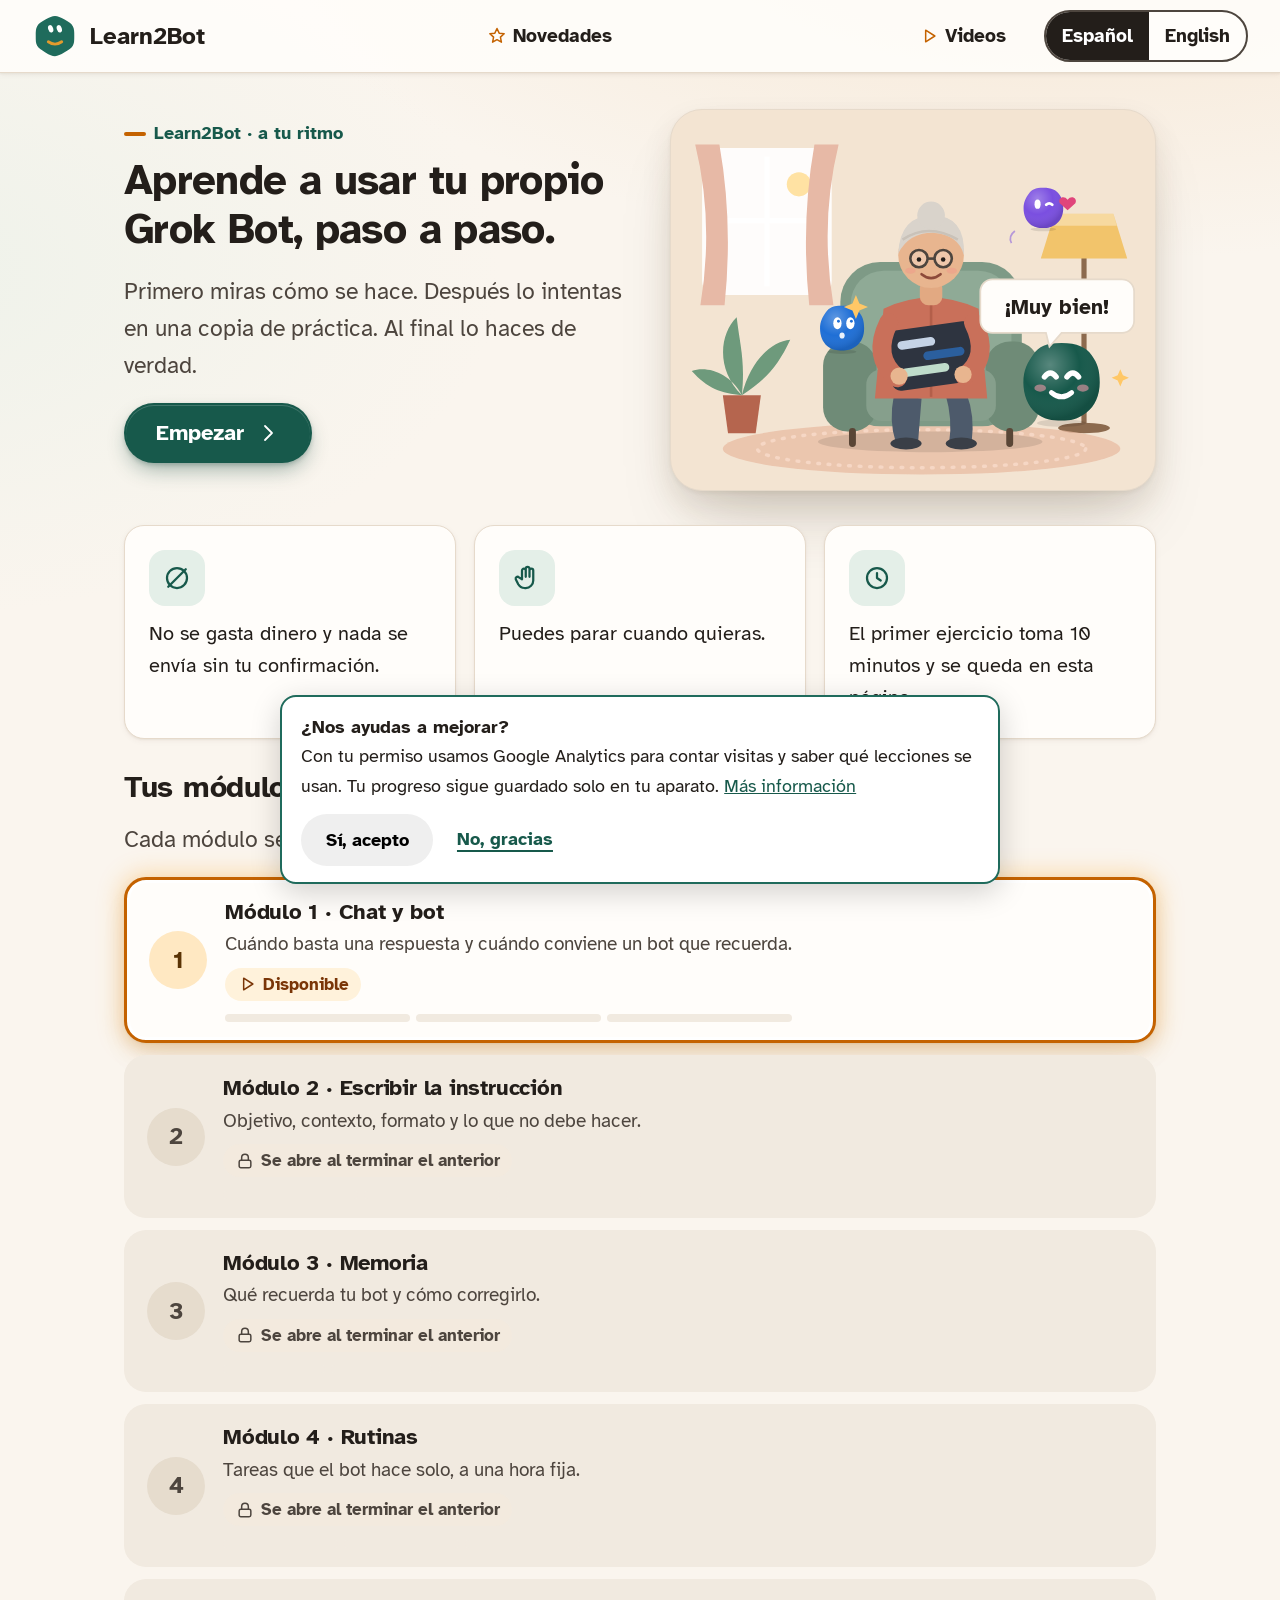
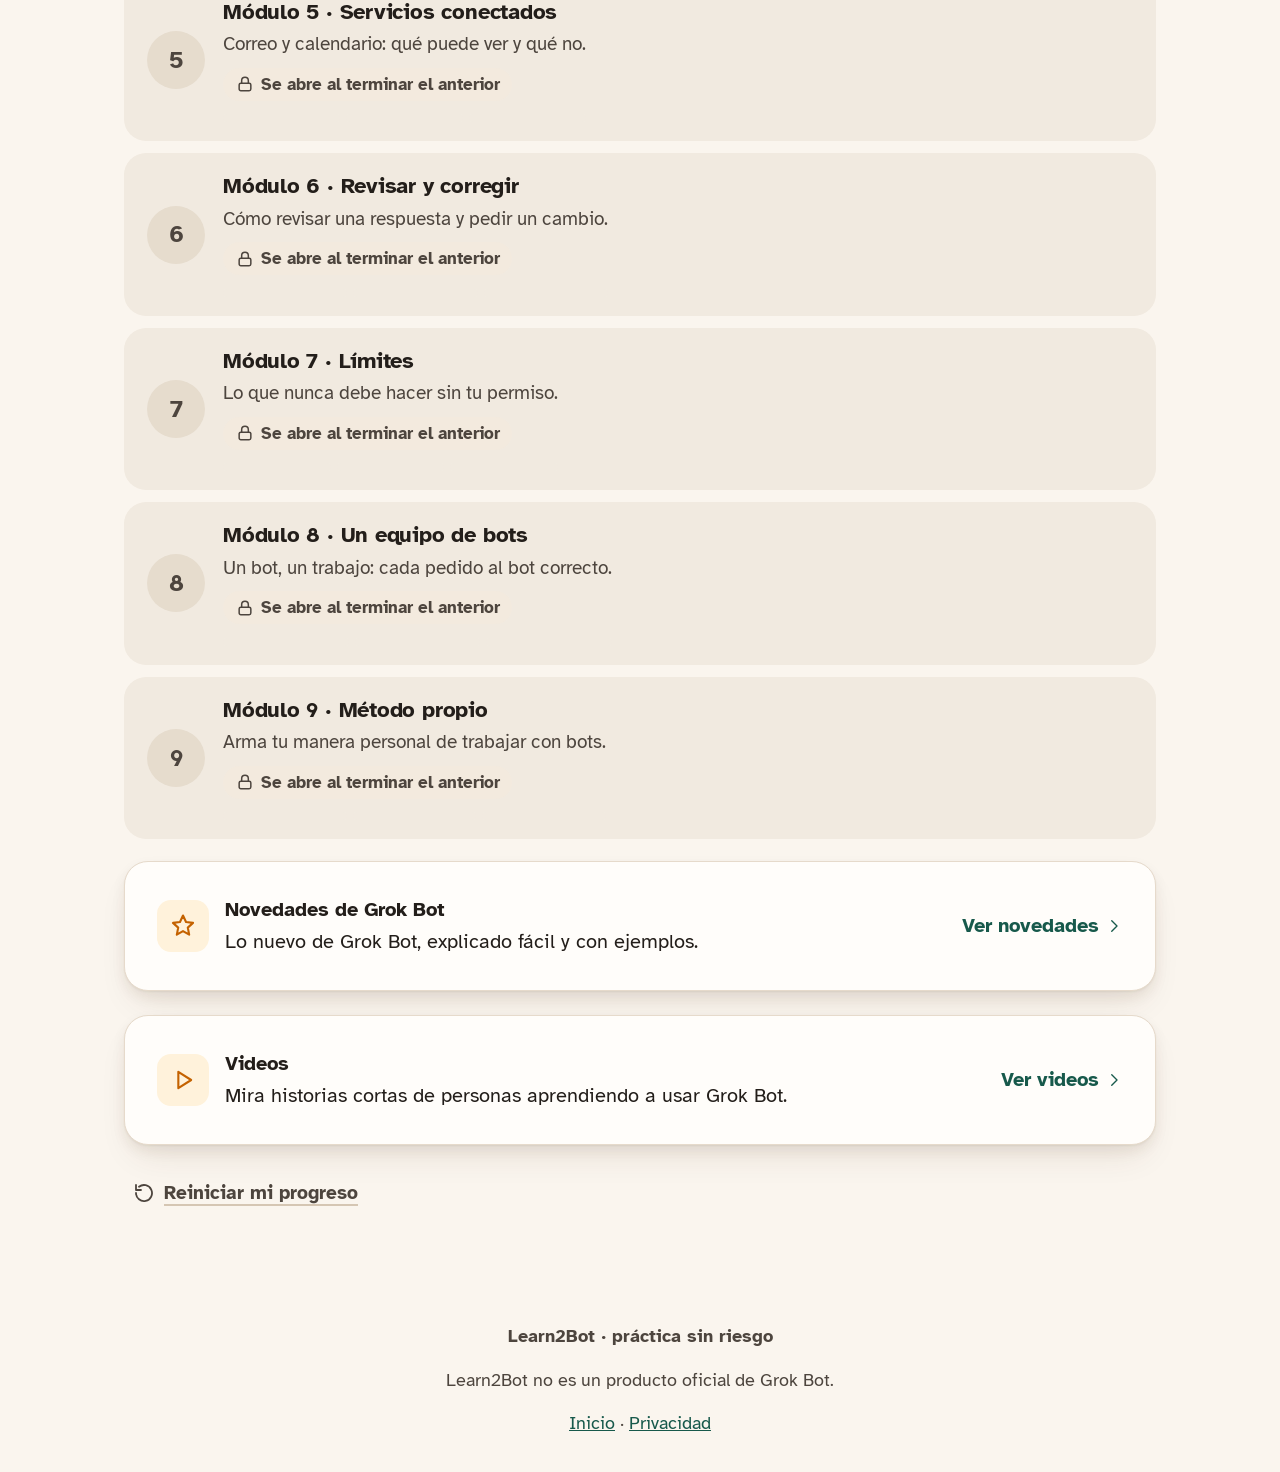
<file: index.html>
<!DOCTYPE html>
<html lang="es"><head><meta charset="utf-8"><meta name="viewport" content="width=device-width,initial-scale=1">
<title>Learn2Bot — Aprende a usar tu propio Grok Bot, paso a paso</title>
<meta name="description" content="Learn2Bot: aprende a usar tu propio Grok Bot, paso a paso, en español e inglés. Practica sin riesgo en un simulador, a tu ritmo.">
<meta name="theme-color" content="#1F6B5C">
<meta property="og:type" content="website"><meta property="og:site_name" content="Learn2Bot">
<meta property="og:title" content="Learn2Bot — Aprende a usar tu propio Grok Bot, paso a paso">
<meta property="og:description" content="Practica sin riesgo, paso a paso, a tu ritmo. Aprende a usar tu propio Grok Bot.">
<meta property="og:image" content="https://learn2bot.com/og-image.png"><meta property="og:image:width" content="1200"><meta property="og:image:height" content="630">
<meta property="og:url" content="https://learn2bot.com/"><meta name="twitter:card" content="summary_large_image">

<link rel="icon" href="favicon.svg" type="image/svg+xml"><link rel="icon" href="favicon-32.png" sizes="32x32" type="image/png"><link rel="apple-touch-icon" href="apple-touch-icon.png">
<link rel="stylesheet" href="assets/style.css"></head>
<body data-page="index"><a class="skip" href="#main">Saltar al contenido</a><header id="top"></header><main id="main" tabindex="-1"></main>
<footer class="foot" id="foot"></footer>
<script src="assets/content.js"></script><script src="assets/app.js"></script><script src="assets/analytics.js" defer></script></body></html>
</file>
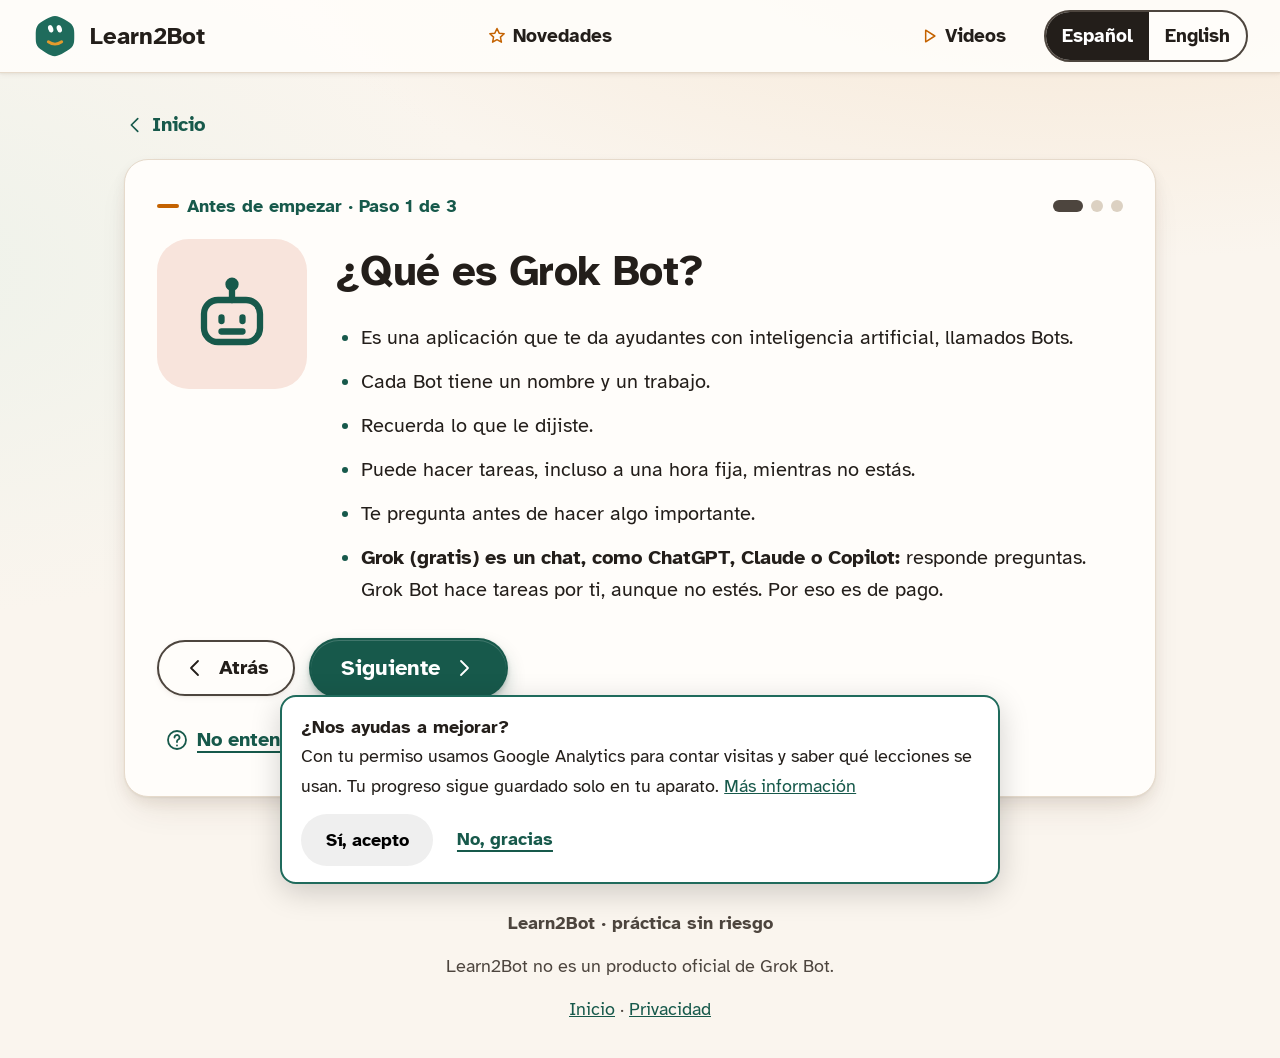
<file: intro.html>
<!DOCTYPE html>
<html lang="es"><head><meta charset="utf-8"><meta name="viewport" content="width=device-width,initial-scale=1">
<title>Learn2Bot — Aprende a usar tu propio Grok Bot, paso a paso</title>
<meta name="description" content="Learn2Bot: aprende a usar tu propio Grok Bot, paso a paso, en español e inglés. Practica sin riesgo en un simulador, a tu ritmo.">
<meta name="theme-color" content="#1F6B5C">
<meta property="og:type" content="website"><meta property="og:site_name" content="Learn2Bot">
<meta property="og:title" content="Learn2Bot — Aprende a usar tu propio Grok Bot, paso a paso">
<meta property="og:description" content="Practica sin riesgo, paso a paso, a tu ritmo. Aprende a usar tu propio Grok Bot.">
<meta property="og:image" content="https://learn2bot.com/og-image.png"><meta property="og:image:width" content="1200"><meta property="og:image:height" content="630">
<meta property="og:url" content="https://learn2bot.com/intro.html"><meta name="twitter:card" content="summary_large_image">

<link rel="icon" href="favicon.svg" type="image/svg+xml"><link rel="icon" href="favicon-32.png" sizes="32x32" type="image/png"><link rel="apple-touch-icon" href="apple-touch-icon.png">
<link rel="stylesheet" href="assets/style.css"></head>
<body data-page="intro"><a class="skip" href="#main">Saltar al contenido</a><header id="top"></header><main id="main" tabindex="-1"></main>
<footer class="foot" id="foot"></footer>
<script src="assets/content.js"></script><script src="assets/app.js"></script><script src="assets/analytics.js" defer></script></body></html>
</file>
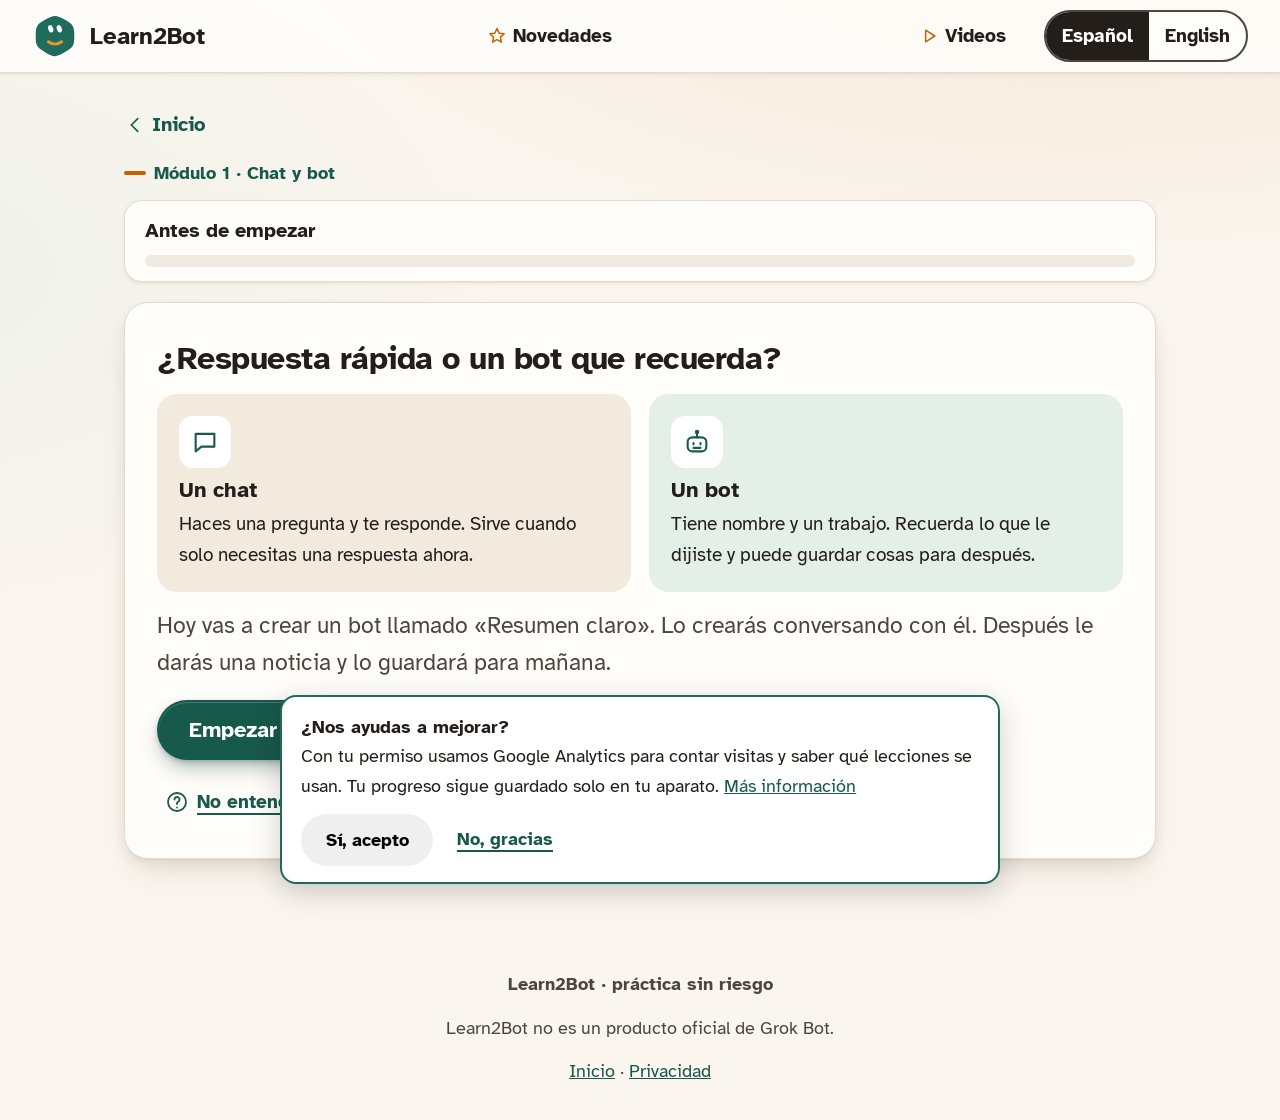
<file: m1.html>
<!DOCTYPE html>
<html lang="es"><head><meta charset="utf-8"><meta name="viewport" content="width=device-width,initial-scale=1">
<title>Learn2Bot — Aprende a usar tu propio Grok Bot, paso a paso</title>
<meta name="description" content="Learn2Bot: aprende a usar tu propio Grok Bot, paso a paso, en español e inglés. Practica sin riesgo en un simulador, a tu ritmo.">
<meta name="theme-color" content="#1F6B5C">
<meta property="og:type" content="website"><meta property="og:site_name" content="Learn2Bot">
<meta property="og:title" content="Learn2Bot — Aprende a usar tu propio Grok Bot, paso a paso">
<meta property="og:description" content="Practica sin riesgo, paso a paso, a tu ritmo. Aprende a usar tu propio Grok Bot.">
<meta property="og:image" content="https://learn2bot.com/og-image.png"><meta property="og:image:width" content="1200"><meta property="og:image:height" content="630">
<meta property="og:url" content="https://learn2bot.com/m1.html"><meta name="twitter:card" content="summary_large_image">

<link rel="icon" href="favicon.svg" type="image/svg+xml"><link rel="icon" href="favicon-32.png" sizes="32x32" type="image/png"><link rel="apple-touch-icon" href="apple-touch-icon.png">
<link rel="stylesheet" href="assets/style.css"></head>
<body data-page="m1"><a class="skip" href="#main">Saltar al contenido</a><header id="top"></header><main id="main" tabindex="-1"></main>
<footer class="foot" id="foot"></footer>
<script src="assets/content.js"></script><script src="assets/app.js"></script><script src="assets/analytics.js" defer></script></body></html>
</file>
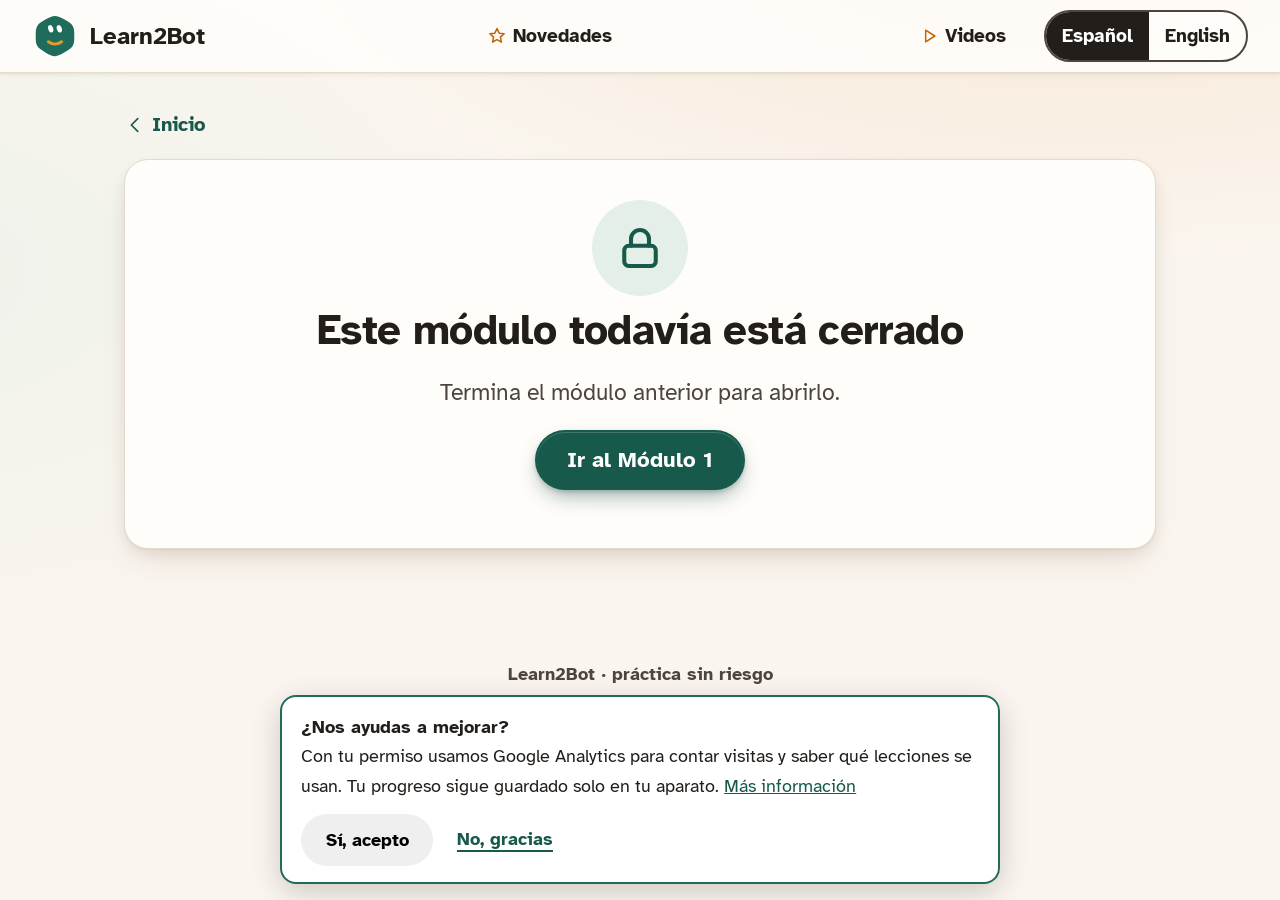
<file: m2.html>
<!DOCTYPE html>
<html lang="es"><head><meta charset="utf-8"><meta name="viewport" content="width=device-width,initial-scale=1">
<title>Learn2Bot — Aprende a usar tu propio Grok Bot, paso a paso</title>
<meta name="description" content="Learn2Bot: aprende a usar tu propio Grok Bot, paso a paso, en español e inglés. Practica sin riesgo en un simulador, a tu ritmo.">
<meta name="theme-color" content="#1F6B5C">
<meta property="og:type" content="website"><meta property="og:site_name" content="Learn2Bot">
<meta property="og:title" content="Learn2Bot — Aprende a usar tu propio Grok Bot, paso a paso">
<meta property="og:description" content="Practica sin riesgo, paso a paso, a tu ritmo. Aprende a usar tu propio Grok Bot.">
<meta property="og:image" content="https://learn2bot.com/og-image.png"><meta property="og:image:width" content="1200"><meta property="og:image:height" content="630">
<meta property="og:url" content="https://learn2bot.com/m2.html"><meta name="twitter:card" content="summary_large_image">

<link rel="icon" href="favicon.svg" type="image/svg+xml"><link rel="icon" href="favicon-32.png" sizes="32x32" type="image/png"><link rel="apple-touch-icon" href="apple-touch-icon.png">
<link rel="stylesheet" href="assets/style.css"></head>
<body data-page="m2"><a class="skip" href="#main">Saltar al contenido</a><header id="top"></header><main id="main" tabindex="-1"></main>
<footer class="foot" id="foot"></footer>
<script src="assets/content.js"></script><script src="assets/app.js"></script><script src="assets/analytics.js" defer></script></body></html>
</file>
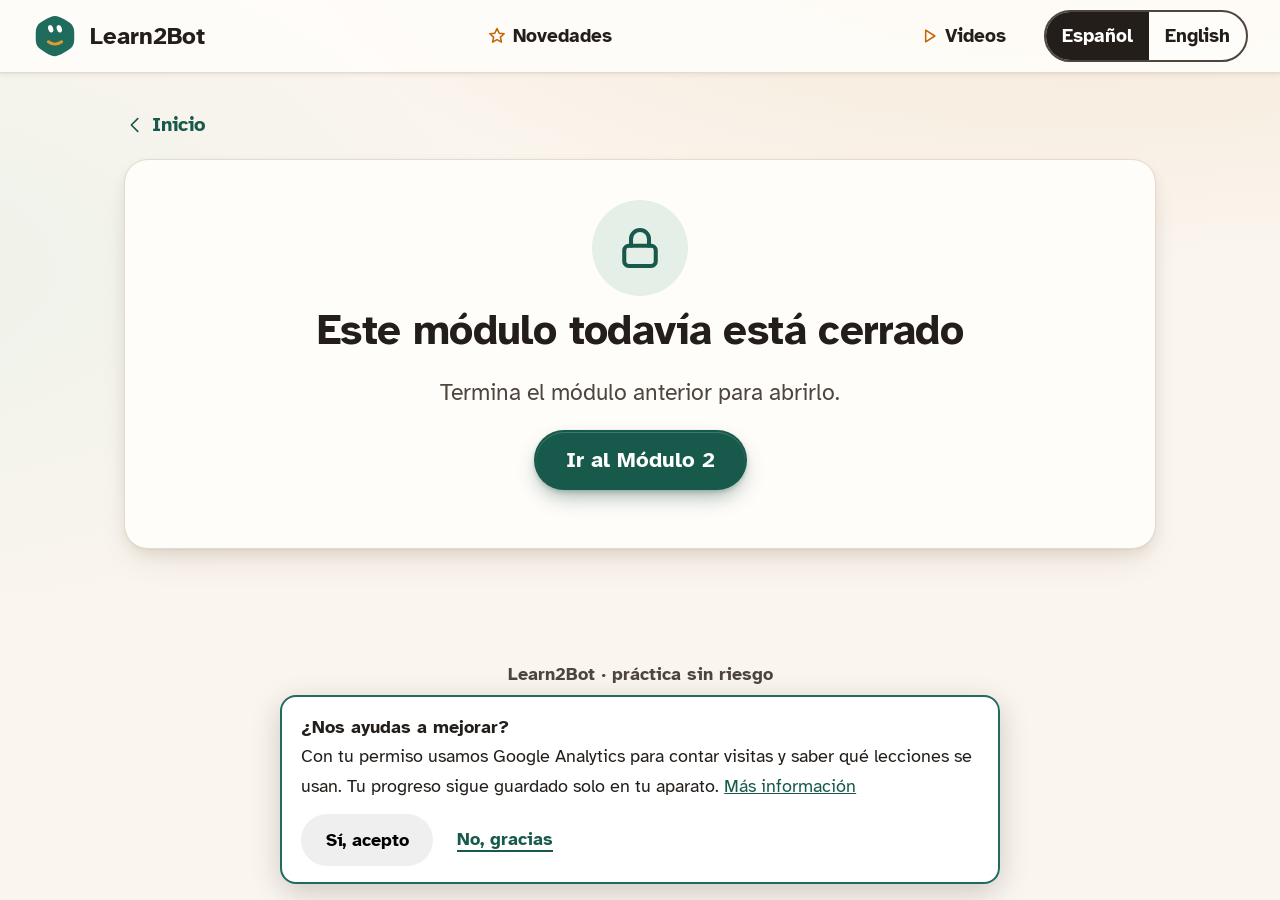
<file: m3.html>
<!DOCTYPE html>
<html lang="es"><head><meta charset="utf-8"><meta name="viewport" content="width=device-width,initial-scale=1">
<title>Learn2Bot — Aprende a usar tu propio Grok Bot, paso a paso</title>
<meta name="description" content="Learn2Bot: aprende a usar tu propio Grok Bot, paso a paso, en español e inglés. Practica sin riesgo en un simulador, a tu ritmo.">
<meta name="theme-color" content="#1F6B5C">
<meta property="og:type" content="website"><meta property="og:site_name" content="Learn2Bot">
<meta property="og:title" content="Learn2Bot — Aprende a usar tu propio Grok Bot, paso a paso">
<meta property="og:description" content="Practica sin riesgo, paso a paso, a tu ritmo. Aprende a usar tu propio Grok Bot.">
<meta property="og:image" content="https://learn2bot.com/og-image.png"><meta property="og:image:width" content="1200"><meta property="og:image:height" content="630">
<meta property="og:url" content="https://learn2bot.com/m3.html"><meta name="twitter:card" content="summary_large_image">

<link rel="icon" href="favicon.svg" type="image/svg+xml"><link rel="icon" href="favicon-32.png" sizes="32x32" type="image/png"><link rel="apple-touch-icon" href="apple-touch-icon.png">
<link rel="stylesheet" href="assets/style.css"></head>
<body data-page="m3"><a class="skip" href="#main">Saltar al contenido</a><header id="top"></header><main id="main" tabindex="-1"></main>
<footer class="foot" id="foot"></footer>
<script src="assets/content.js"></script><script src="assets/app.js"></script><script src="assets/analytics.js" defer></script></body></html>
</file>
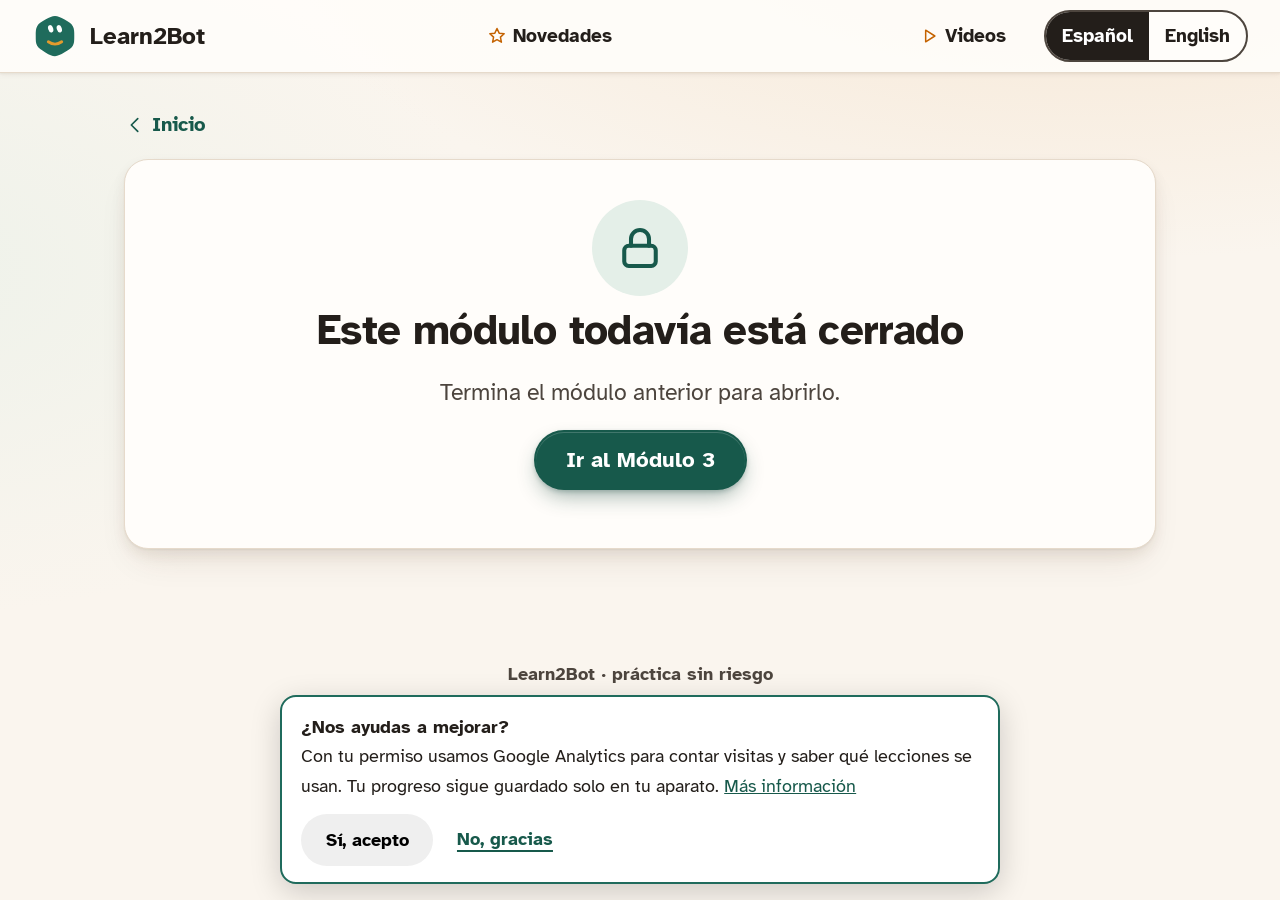
<file: m4.html>
<!DOCTYPE html>
<html lang="es"><head><meta charset="utf-8"><meta name="viewport" content="width=device-width,initial-scale=1">
<title>Learn2Bot — Aprende a usar tu propio Grok Bot, paso a paso</title>
<meta name="description" content="Learn2Bot: aprende a usar tu propio Grok Bot, paso a paso, en español e inglés. Practica sin riesgo en un simulador, a tu ritmo.">
<meta name="theme-color" content="#1F6B5C">
<meta property="og:type" content="website"><meta property="og:site_name" content="Learn2Bot">
<meta property="og:title" content="Learn2Bot — Aprende a usar tu propio Grok Bot, paso a paso">
<meta property="og:description" content="Practica sin riesgo, paso a paso, a tu ritmo. Aprende a usar tu propio Grok Bot.">
<meta property="og:image" content="https://learn2bot.com/og-image.png"><meta property="og:image:width" content="1200"><meta property="og:image:height" content="630">
<meta property="og:url" content="https://learn2bot.com/m4.html"><meta name="twitter:card" content="summary_large_image">

<link rel="icon" href="favicon.svg" type="image/svg+xml"><link rel="icon" href="favicon-32.png" sizes="32x32" type="image/png"><link rel="apple-touch-icon" href="apple-touch-icon.png">
<link rel="stylesheet" href="assets/style.css"></head>
<body data-page="m4"><a class="skip" href="#main">Saltar al contenido</a><header id="top"></header><main id="main" tabindex="-1"></main>
<footer class="foot" id="foot"></footer>
<script src="assets/content.js"></script><script src="assets/app.js"></script><script src="assets/analytics.js" defer></script></body></html>
</file>
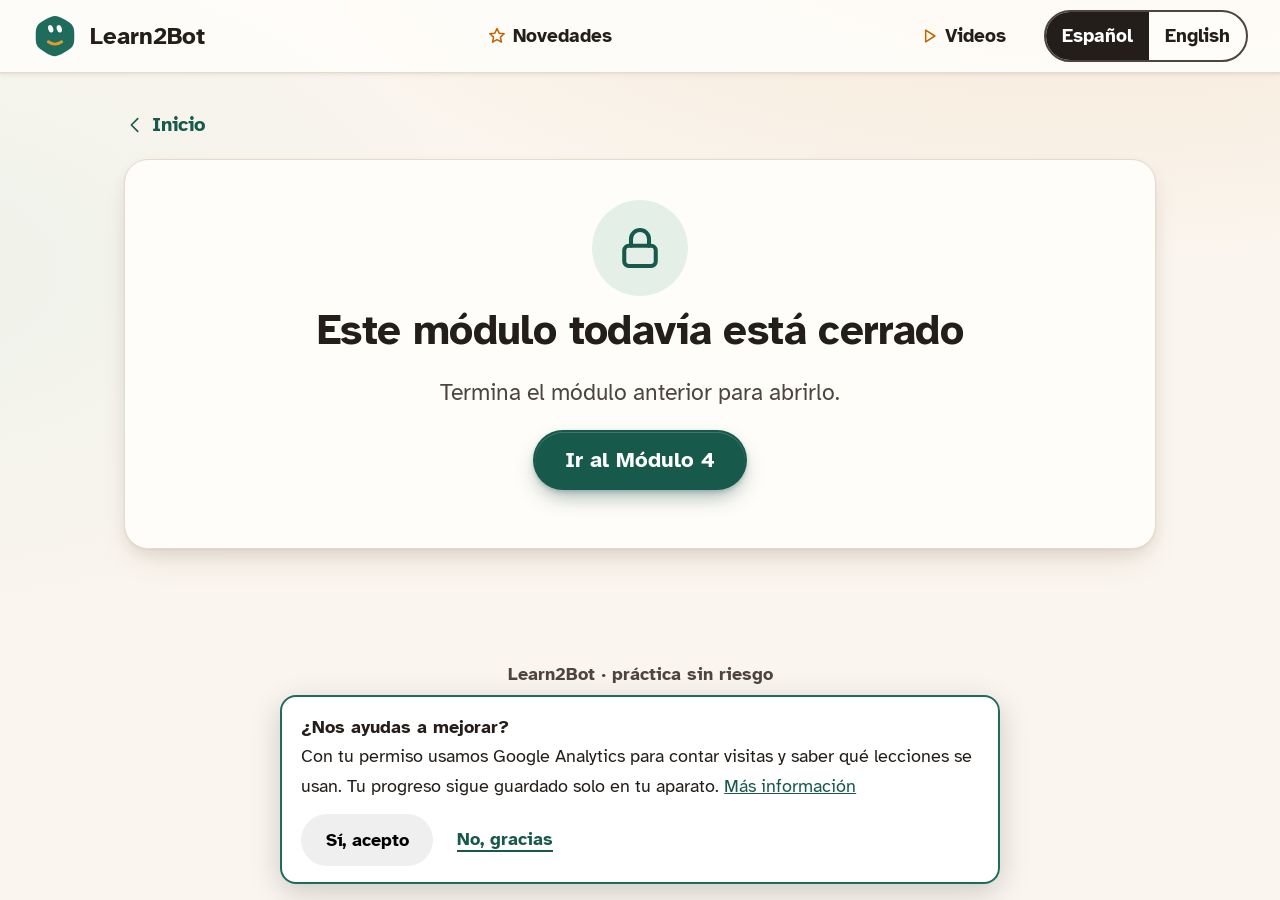
<file: m5.html>
<!DOCTYPE html>
<html lang="es"><head><meta charset="utf-8"><meta name="viewport" content="width=device-width,initial-scale=1">
<title>Learn2Bot — Aprende a usar tu propio Grok Bot, paso a paso</title>
<meta name="description" content="Learn2Bot: aprende a usar tu propio Grok Bot, paso a paso, en español e inglés. Practica sin riesgo en un simulador, a tu ritmo.">
<meta name="theme-color" content="#1F6B5C">
<meta property="og:type" content="website"><meta property="og:site_name" content="Learn2Bot">
<meta property="og:title" content="Learn2Bot — Aprende a usar tu propio Grok Bot, paso a paso">
<meta property="og:description" content="Practica sin riesgo, paso a paso, a tu ritmo. Aprende a usar tu propio Grok Bot.">
<meta property="og:image" content="https://learn2bot.com/og-image.png"><meta property="og:image:width" content="1200"><meta property="og:image:height" content="630">
<meta property="og:url" content="https://learn2bot.com/m5.html"><meta name="twitter:card" content="summary_large_image">

<link rel="icon" href="favicon.svg" type="image/svg+xml"><link rel="icon" href="favicon-32.png" sizes="32x32" type="image/png"><link rel="apple-touch-icon" href="apple-touch-icon.png">
<link rel="stylesheet" href="assets/style.css"></head>
<body data-page="m5"><a class="skip" href="#main">Saltar al contenido</a><header id="top"></header><main id="main" tabindex="-1"></main>
<footer class="foot" id="foot"></footer>
<script src="assets/content.js"></script><script src="assets/app.js"></script><script src="assets/analytics.js" defer></script></body></html>
</file>
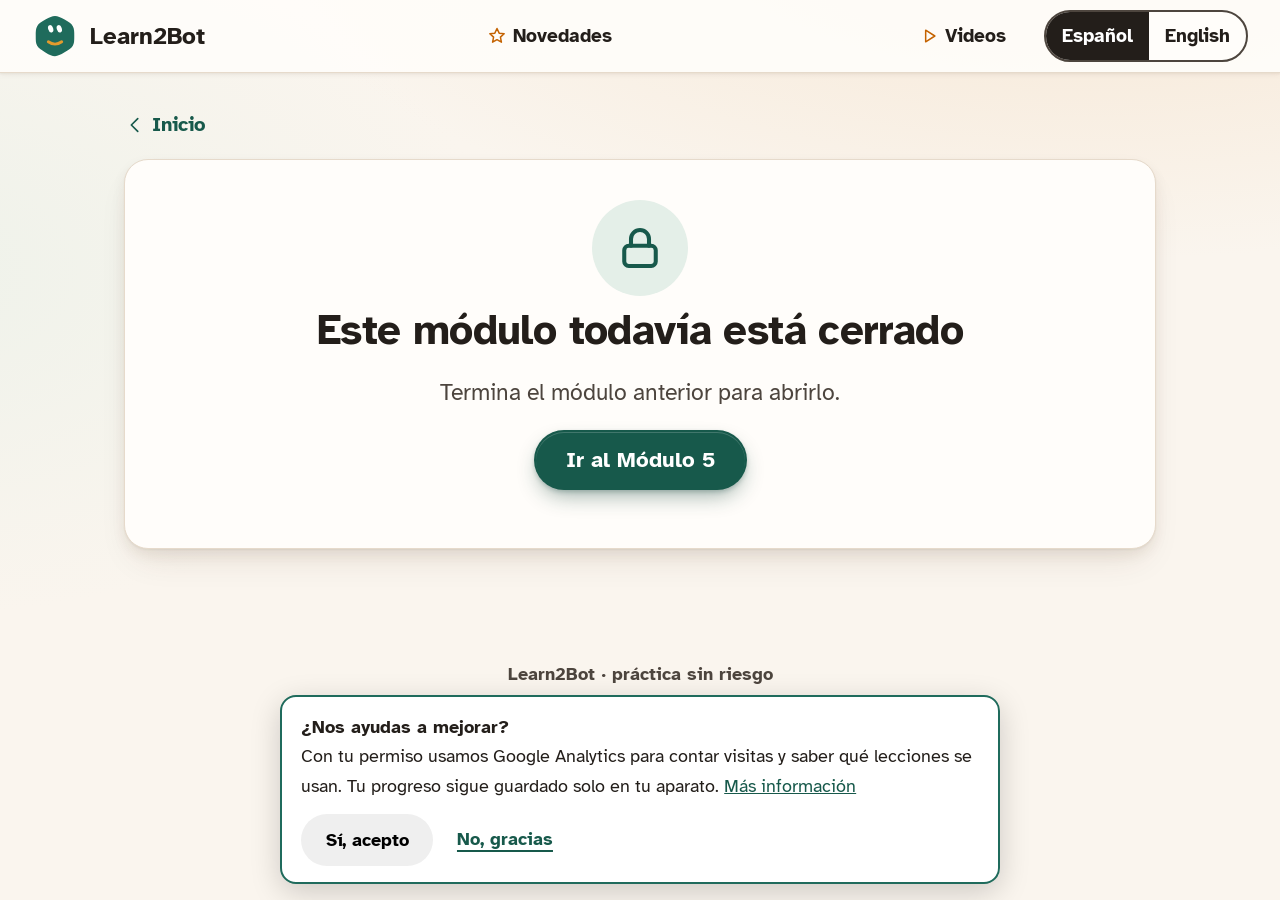
<file: m6.html>
<!DOCTYPE html>
<html lang="es"><head><meta charset="utf-8"><meta name="viewport" content="width=device-width,initial-scale=1">
<title>Learn2Bot — Aprende a usar tu propio Grok Bot, paso a paso</title>
<meta name="description" content="Learn2Bot: aprende a usar tu propio Grok Bot, paso a paso, en español e inglés. Practica sin riesgo en un simulador, a tu ritmo.">
<meta name="theme-color" content="#1F6B5C">
<meta property="og:type" content="website"><meta property="og:site_name" content="Learn2Bot">
<meta property="og:title" content="Learn2Bot — Aprende a usar tu propio Grok Bot, paso a paso">
<meta property="og:description" content="Practica sin riesgo, paso a paso, a tu ritmo. Aprende a usar tu propio Grok Bot.">
<meta property="og:image" content="https://learn2bot.com/og-image.png"><meta property="og:image:width" content="1200"><meta property="og:image:height" content="630">
<meta property="og:url" content="https://learn2bot.com/m6.html"><meta name="twitter:card" content="summary_large_image">

<link rel="icon" href="favicon.svg" type="image/svg+xml"><link rel="icon" href="favicon-32.png" sizes="32x32" type="image/png"><link rel="apple-touch-icon" href="apple-touch-icon.png">
<link rel="stylesheet" href="assets/style.css"></head>
<body data-page="m6"><a class="skip" href="#main">Saltar al contenido</a><header id="top"></header><main id="main" tabindex="-1"></main>
<footer class="foot" id="foot"></footer>
<script src="assets/content.js"></script><script src="assets/app.js"></script><script src="assets/analytics.js" defer></script></body></html>
</file>
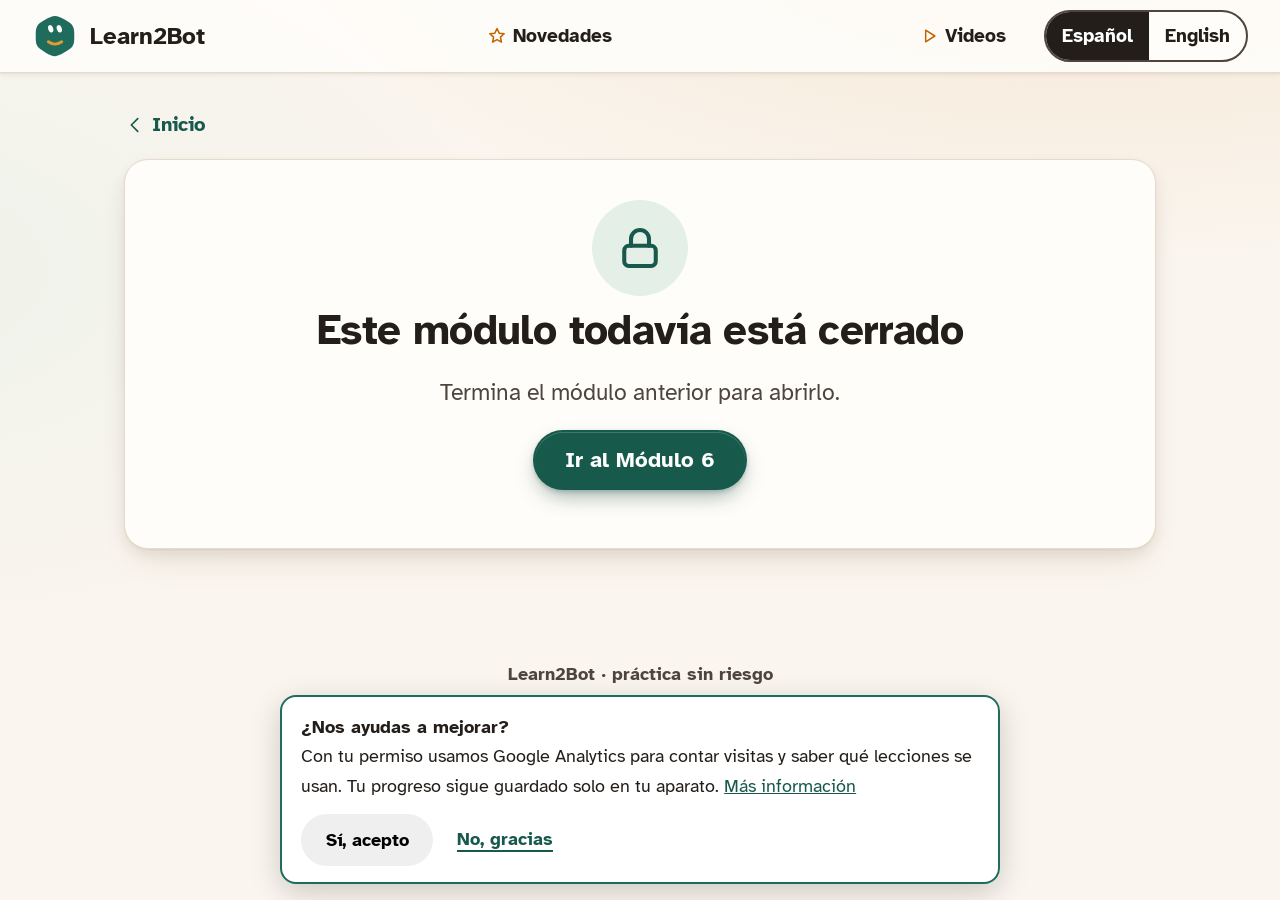
<file: m7.html>
<!DOCTYPE html>
<html lang="es"><head><meta charset="utf-8"><meta name="viewport" content="width=device-width,initial-scale=1">
<title>Learn2Bot — Aprende a usar tu propio Grok Bot, paso a paso</title>
<meta name="description" content="Learn2Bot: aprende a usar tu propio Grok Bot, paso a paso, en español e inglés. Practica sin riesgo en un simulador, a tu ritmo.">
<meta name="theme-color" content="#1F6B5C">
<meta property="og:type" content="website"><meta property="og:site_name" content="Learn2Bot">
<meta property="og:title" content="Learn2Bot — Aprende a usar tu propio Grok Bot, paso a paso">
<meta property="og:description" content="Practica sin riesgo, paso a paso, a tu ritmo. Aprende a usar tu propio Grok Bot.">
<meta property="og:image" content="https://learn2bot.com/og-image.png"><meta property="og:image:width" content="1200"><meta property="og:image:height" content="630">
<meta property="og:url" content="https://learn2bot.com/m7.html"><meta name="twitter:card" content="summary_large_image">

<link rel="icon" href="favicon.svg" type="image/svg+xml"><link rel="icon" href="favicon-32.png" sizes="32x32" type="image/png"><link rel="apple-touch-icon" href="apple-touch-icon.png">
<link rel="stylesheet" href="assets/style.css"></head>
<body data-page="m7"><a class="skip" href="#main">Saltar al contenido</a><header id="top"></header><main id="main" tabindex="-1"></main>
<footer class="foot" id="foot"></footer>
<script src="assets/content.js"></script><script src="assets/app.js"></script><script src="assets/analytics.js" defer></script></body></html>
</file>
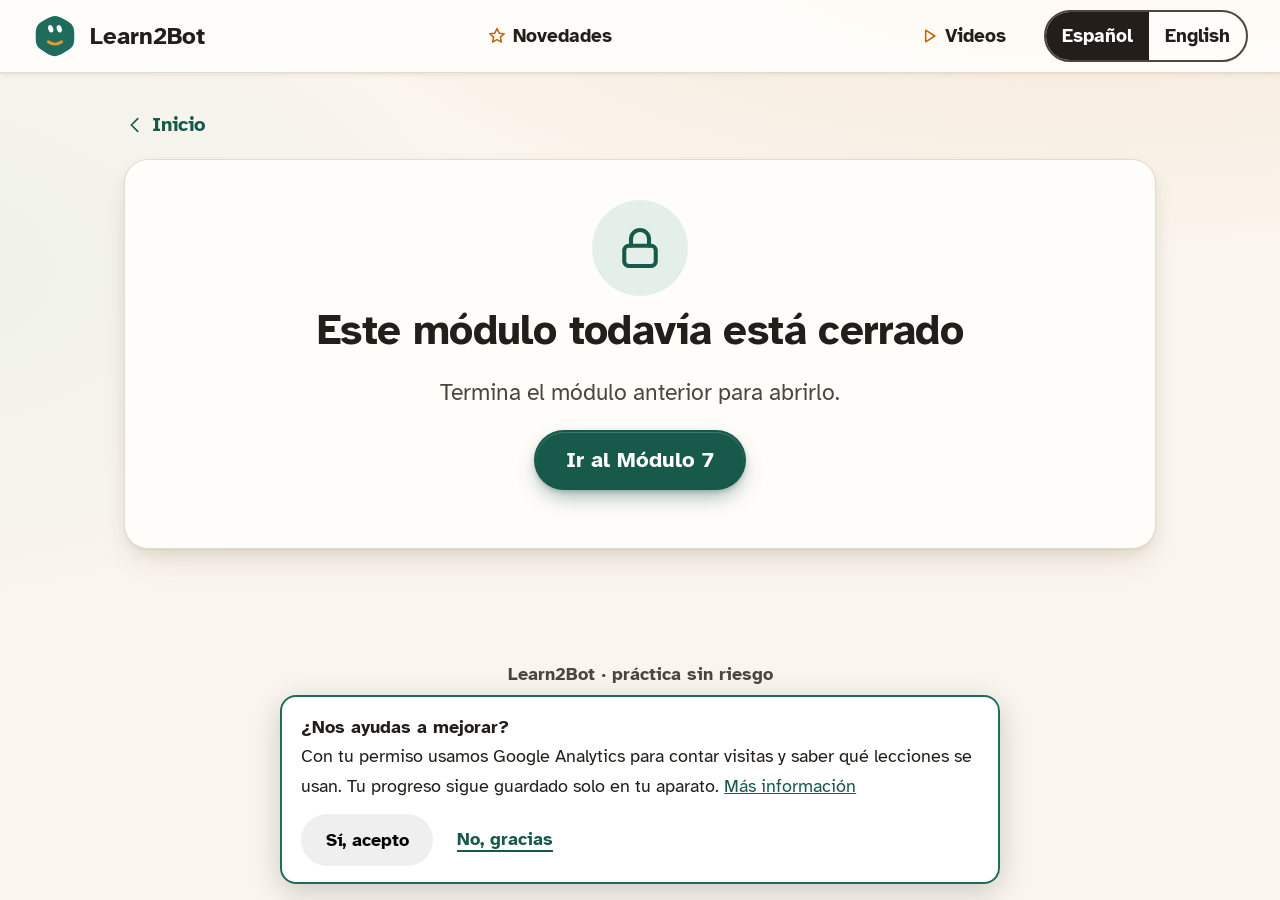
<file: m8.html>
<!DOCTYPE html>
<html lang="es"><head><meta charset="utf-8"><meta name="viewport" content="width=device-width,initial-scale=1">
<title>Learn2Bot — Aprende a usar tu propio Grok Bot, paso a paso</title>
<meta name="description" content="Learn2Bot: aprende a usar tu propio Grok Bot, paso a paso, en español e inglés. Practica sin riesgo en un simulador, a tu ritmo.">
<meta name="theme-color" content="#1F6B5C">
<meta property="og:type" content="website"><meta property="og:site_name" content="Learn2Bot">
<meta property="og:title" content="Learn2Bot — Aprende a usar tu propio Grok Bot, paso a paso">
<meta property="og:description" content="Practica sin riesgo, paso a paso, a tu ritmo. Aprende a usar tu propio Grok Bot.">
<meta property="og:image" content="https://learn2bot.com/og-image.png"><meta property="og:image:width" content="1200"><meta property="og:image:height" content="630">
<meta property="og:url" content="https://learn2bot.com/m8.html"><meta name="twitter:card" content="summary_large_image">

<link rel="icon" href="favicon.svg" type="image/svg+xml"><link rel="icon" href="favicon-32.png" sizes="32x32" type="image/png"><link rel="apple-touch-icon" href="apple-touch-icon.png">
<link rel="stylesheet" href="assets/style.css"></head>
<body data-page="m8"><a class="skip" href="#main">Saltar al contenido</a><header id="top"></header><main id="main" tabindex="-1"></main>
<footer class="foot" id="foot"></footer>
<script src="assets/content.js"></script><script src="assets/app.js"></script><script src="assets/analytics.js" defer></script></body></html>
</file>
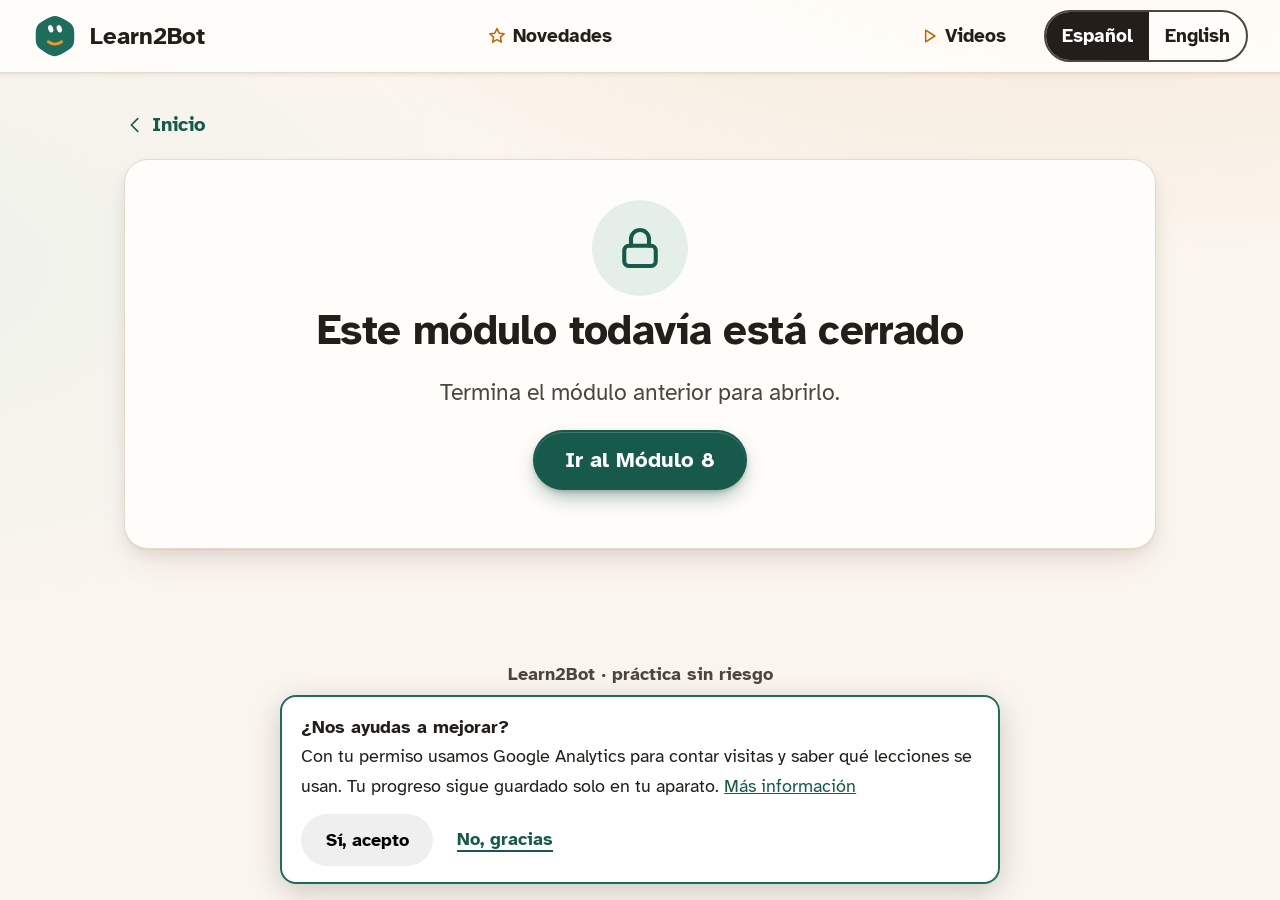
<file: m9.html>
<!DOCTYPE html>
<html lang="es"><head><meta charset="utf-8"><meta name="viewport" content="width=device-width,initial-scale=1">
<title>Learn2Bot — Aprende a usar tu propio Grok Bot, paso a paso</title>
<meta name="description" content="Learn2Bot: aprende a usar tu propio Grok Bot, paso a paso, en español e inglés. Practica sin riesgo en un simulador, a tu ritmo.">
<meta name="theme-color" content="#1F6B5C">
<meta property="og:type" content="website"><meta property="og:site_name" content="Learn2Bot">
<meta property="og:title" content="Learn2Bot — Aprende a usar tu propio Grok Bot, paso a paso">
<meta property="og:description" content="Practica sin riesgo, paso a paso, a tu ritmo. Aprende a usar tu propio Grok Bot.">
<meta property="og:image" content="https://learn2bot.com/og-image.png"><meta property="og:image:width" content="1200"><meta property="og:image:height" content="630">
<meta property="og:url" content="https://learn2bot.com/m9.html"><meta name="twitter:card" content="summary_large_image">

<link rel="icon" href="favicon.svg" type="image/svg+xml"><link rel="icon" href="favicon-32.png" sizes="32x32" type="image/png"><link rel="apple-touch-icon" href="apple-touch-icon.png">
<link rel="stylesheet" href="assets/style.css"></head>
<body data-page="m9"><a class="skip" href="#main">Saltar al contenido</a><header id="top"></header><main id="main" tabindex="-1"></main>
<footer class="foot" id="foot"></footer>
<script src="assets/content.js"></script><script src="assets/app.js"></script><script src="assets/analytics.js" defer></script></body></html>
</file>
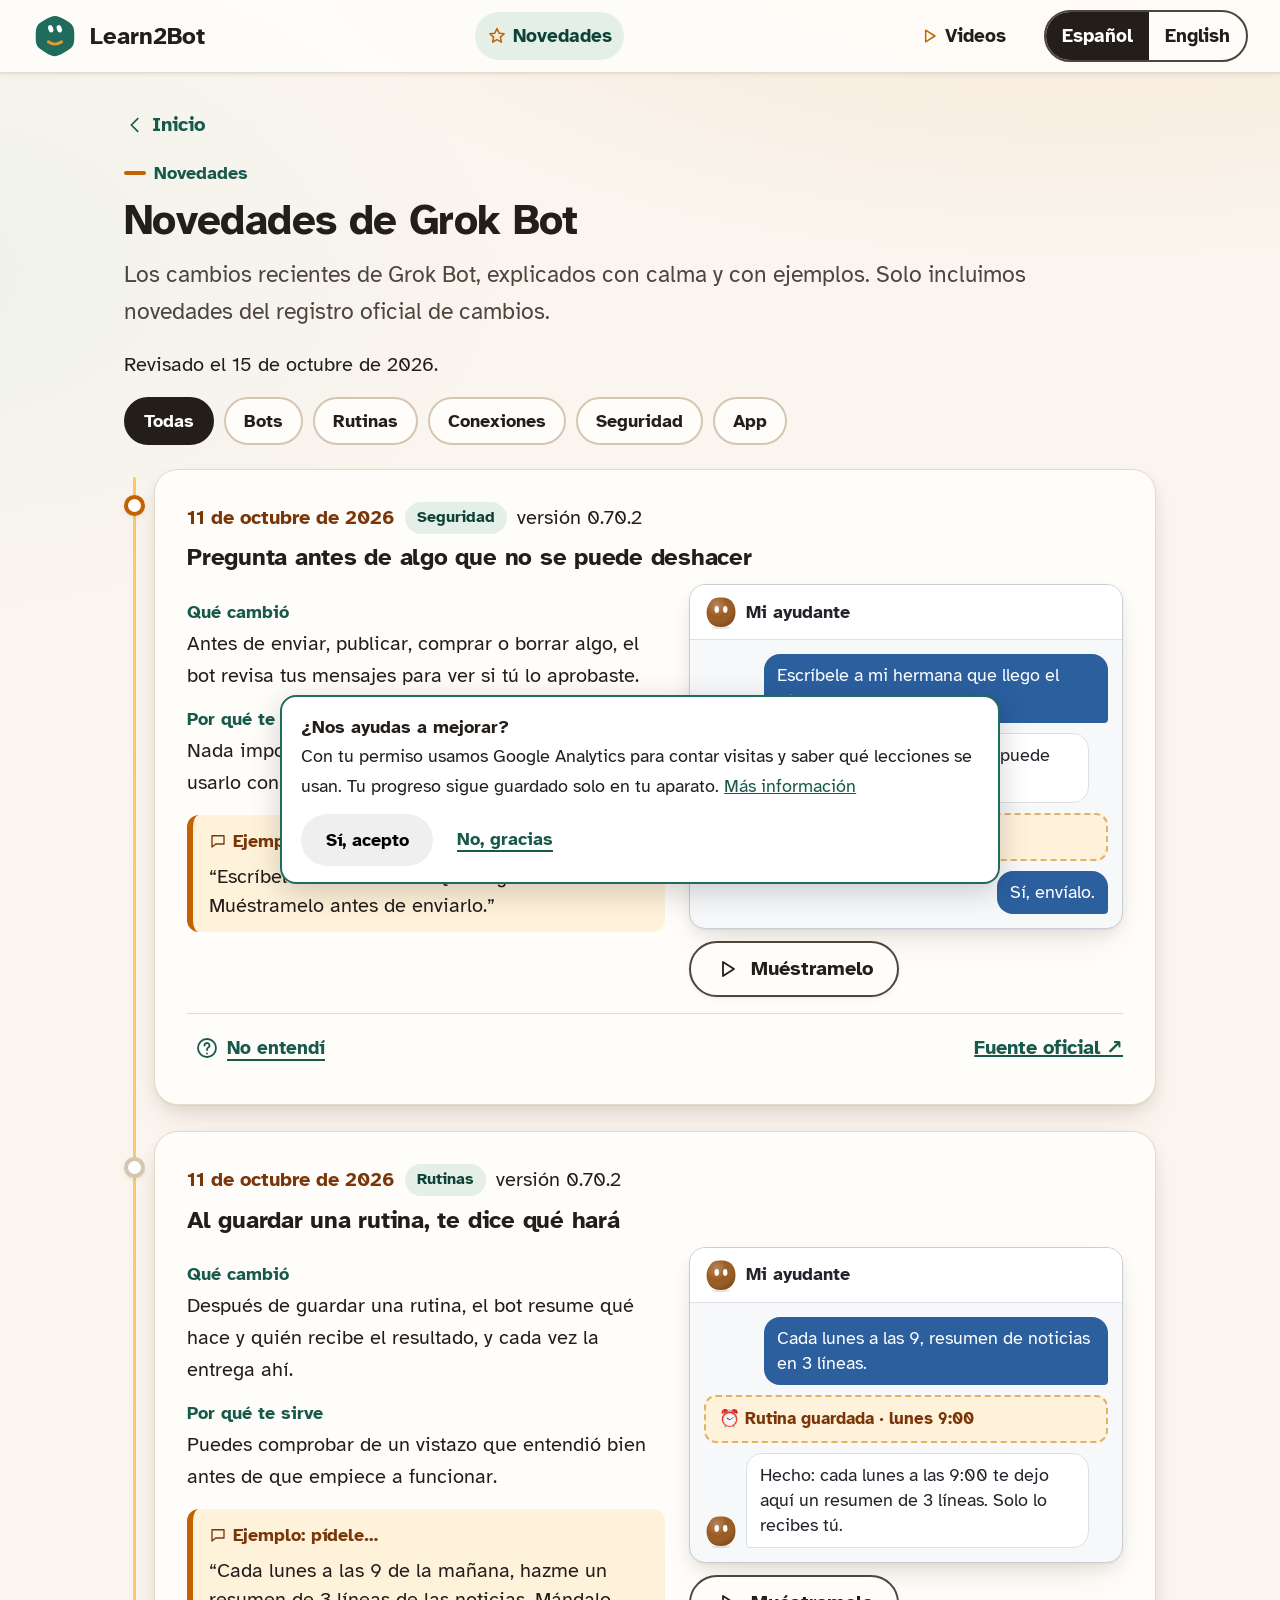
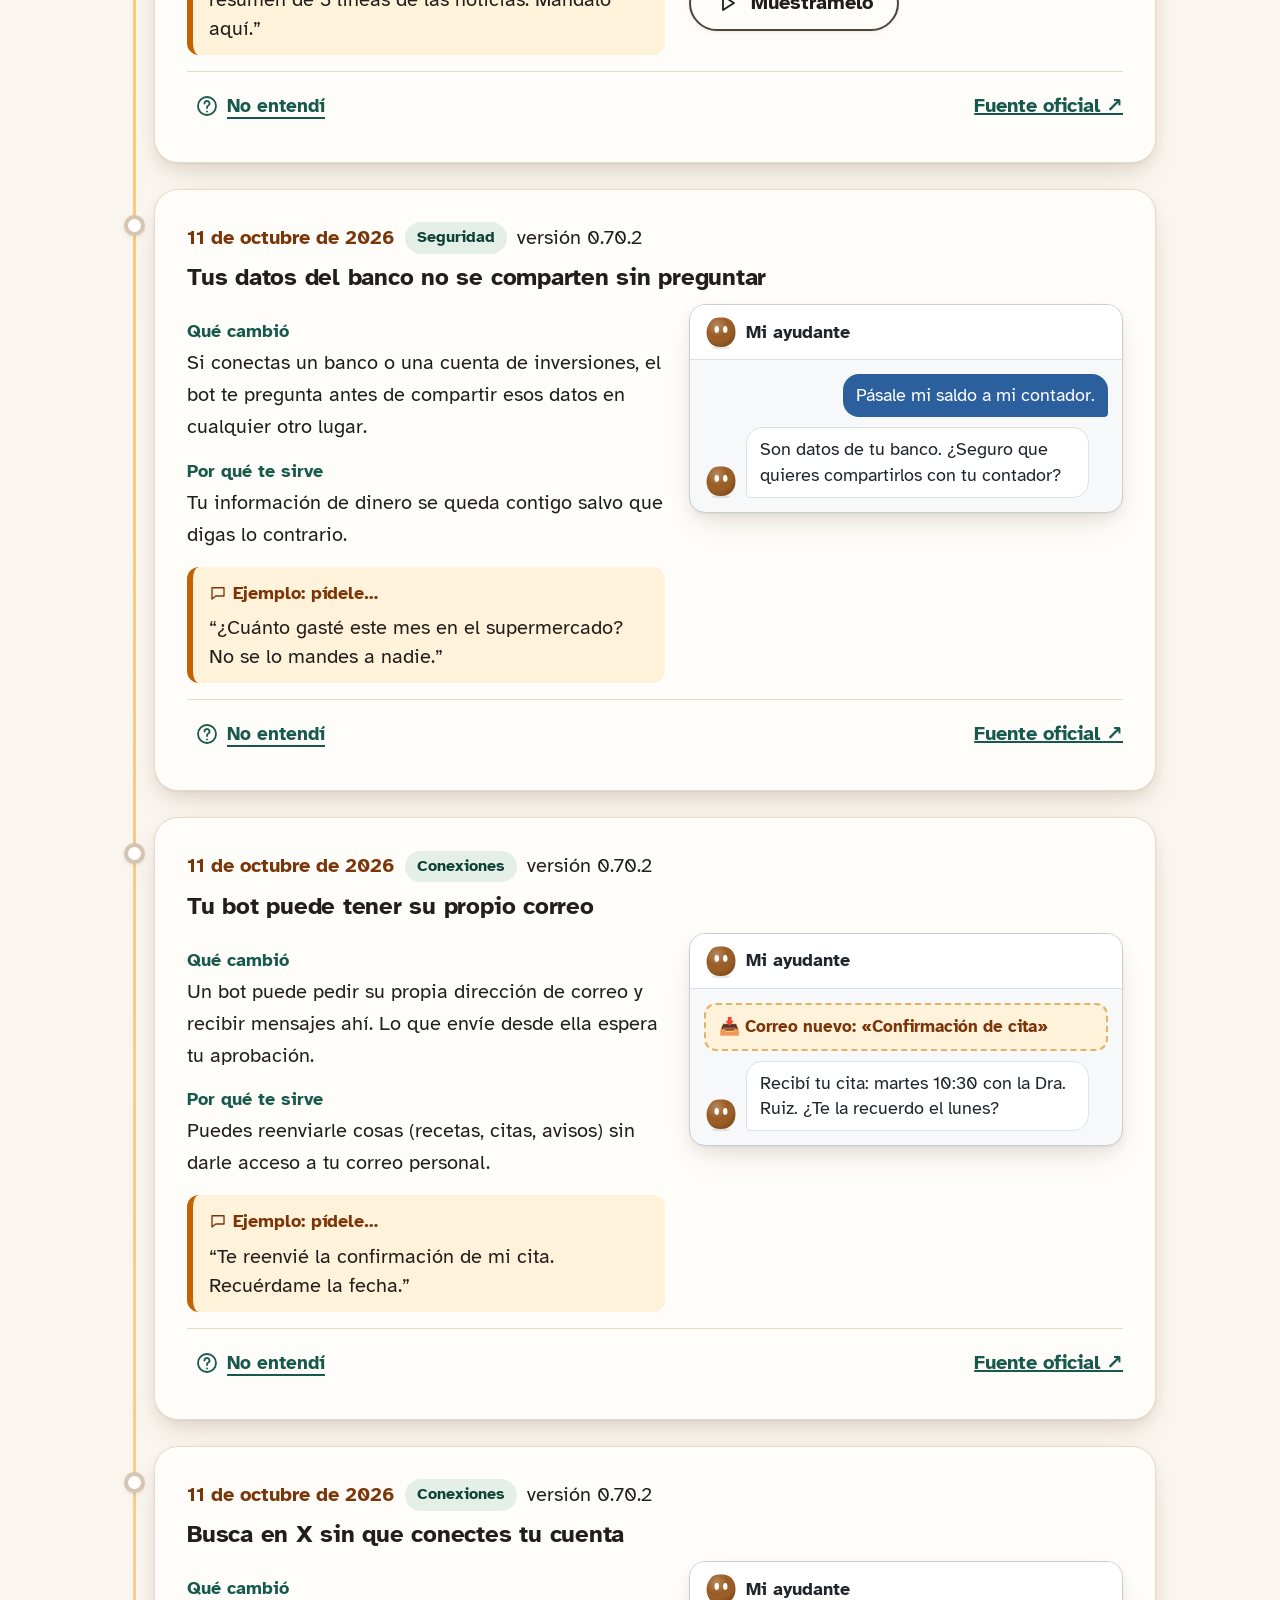
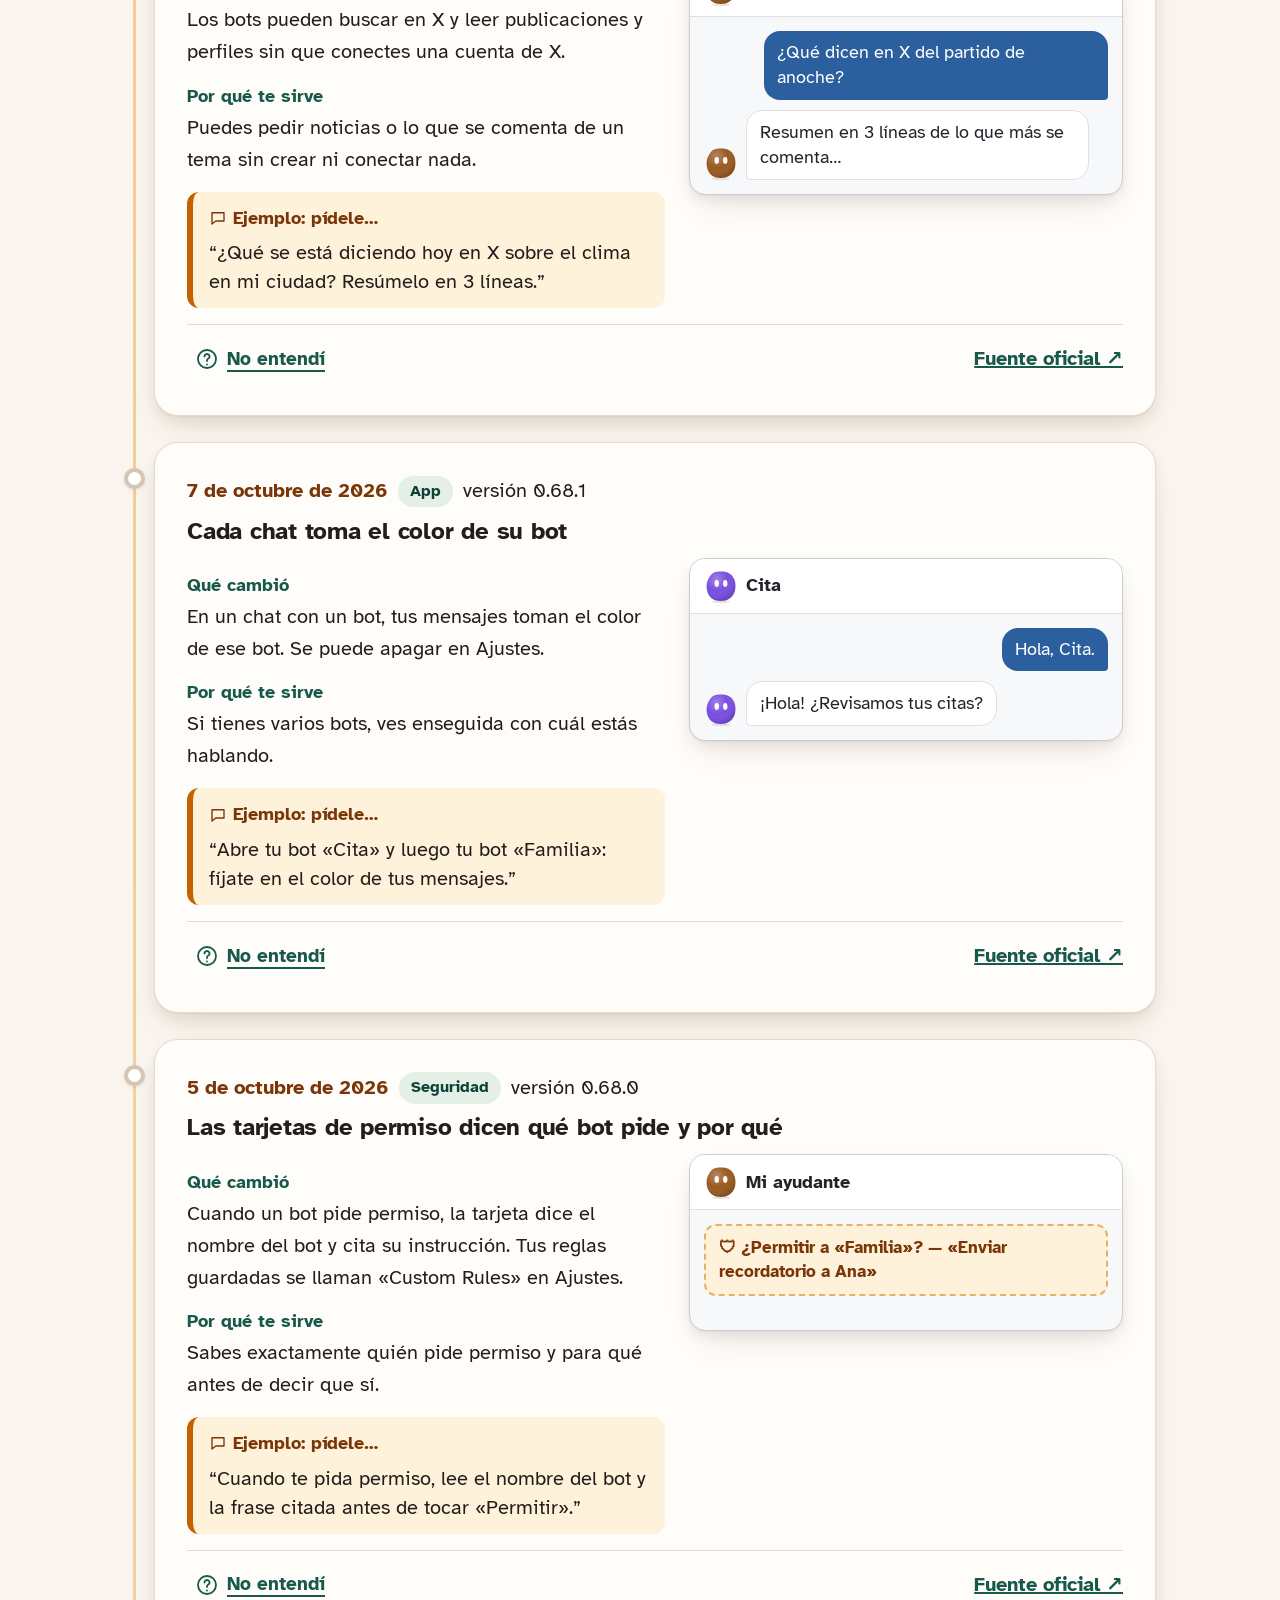
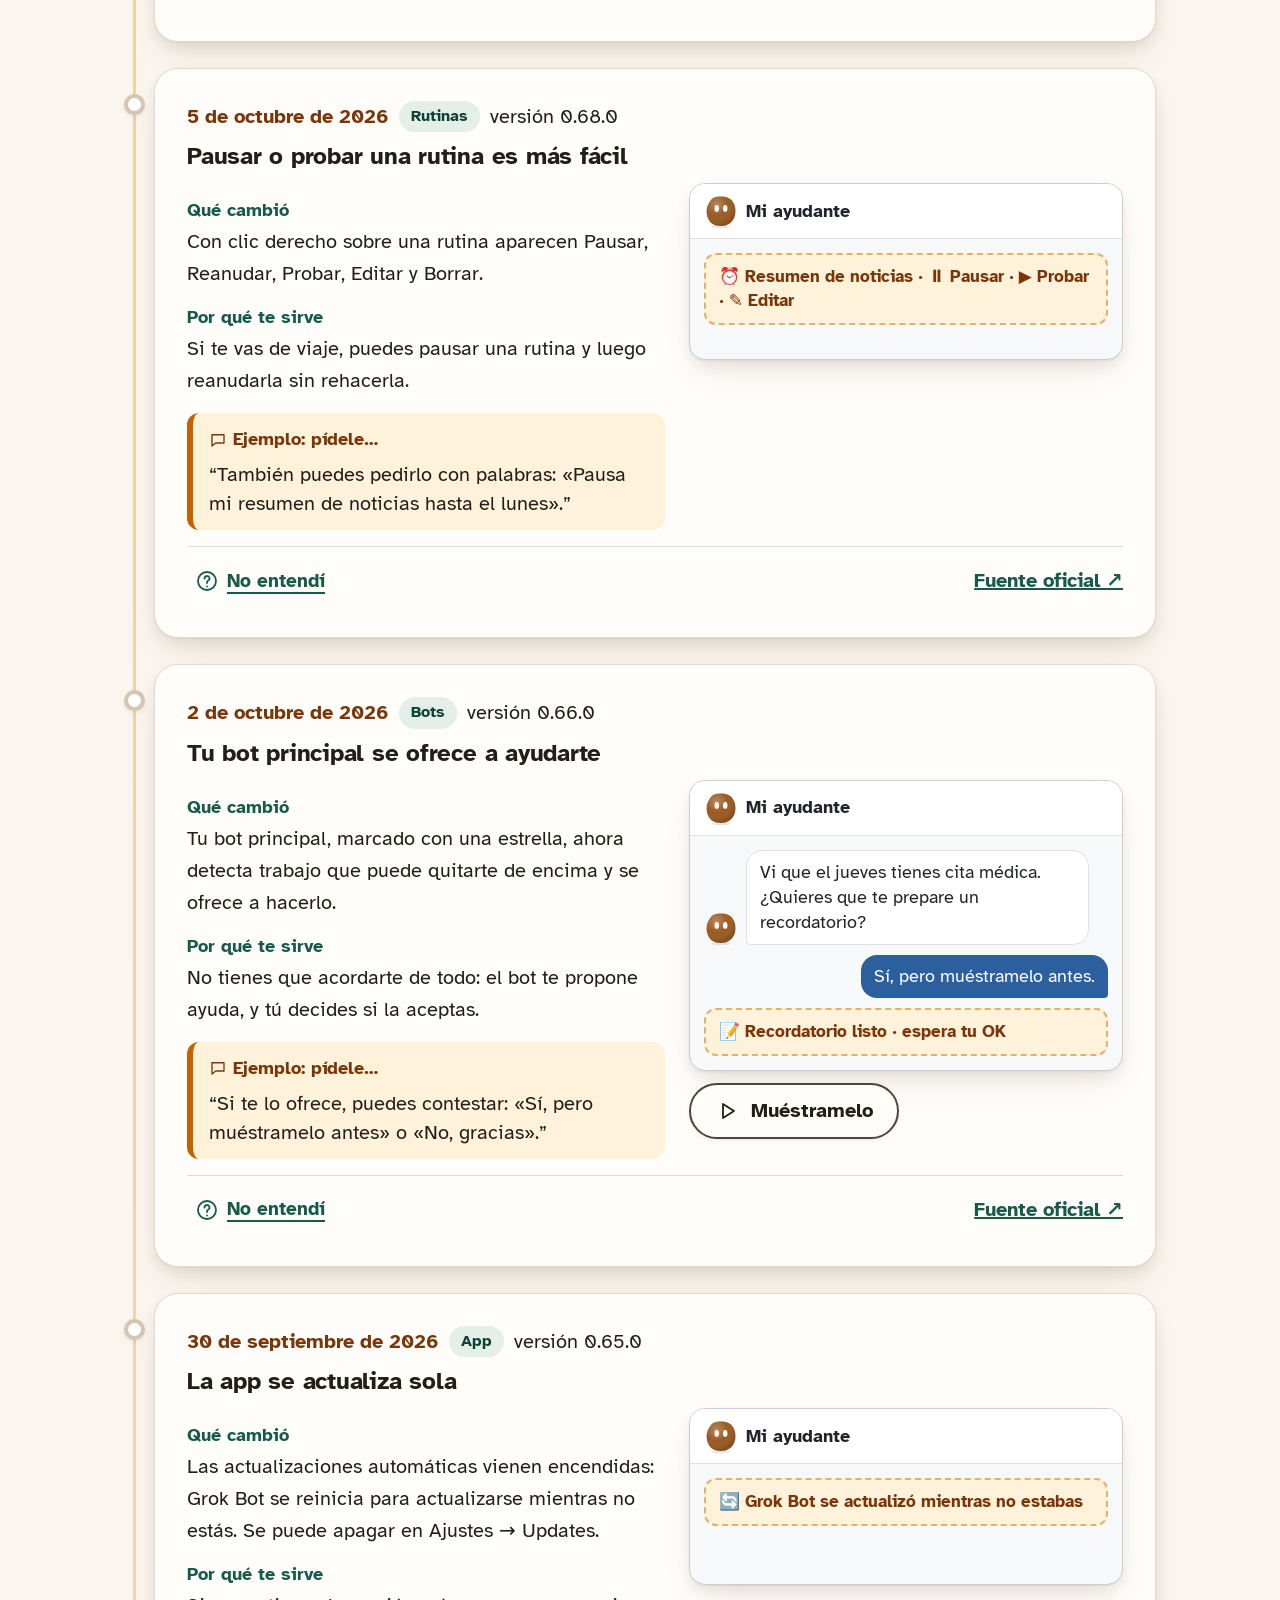
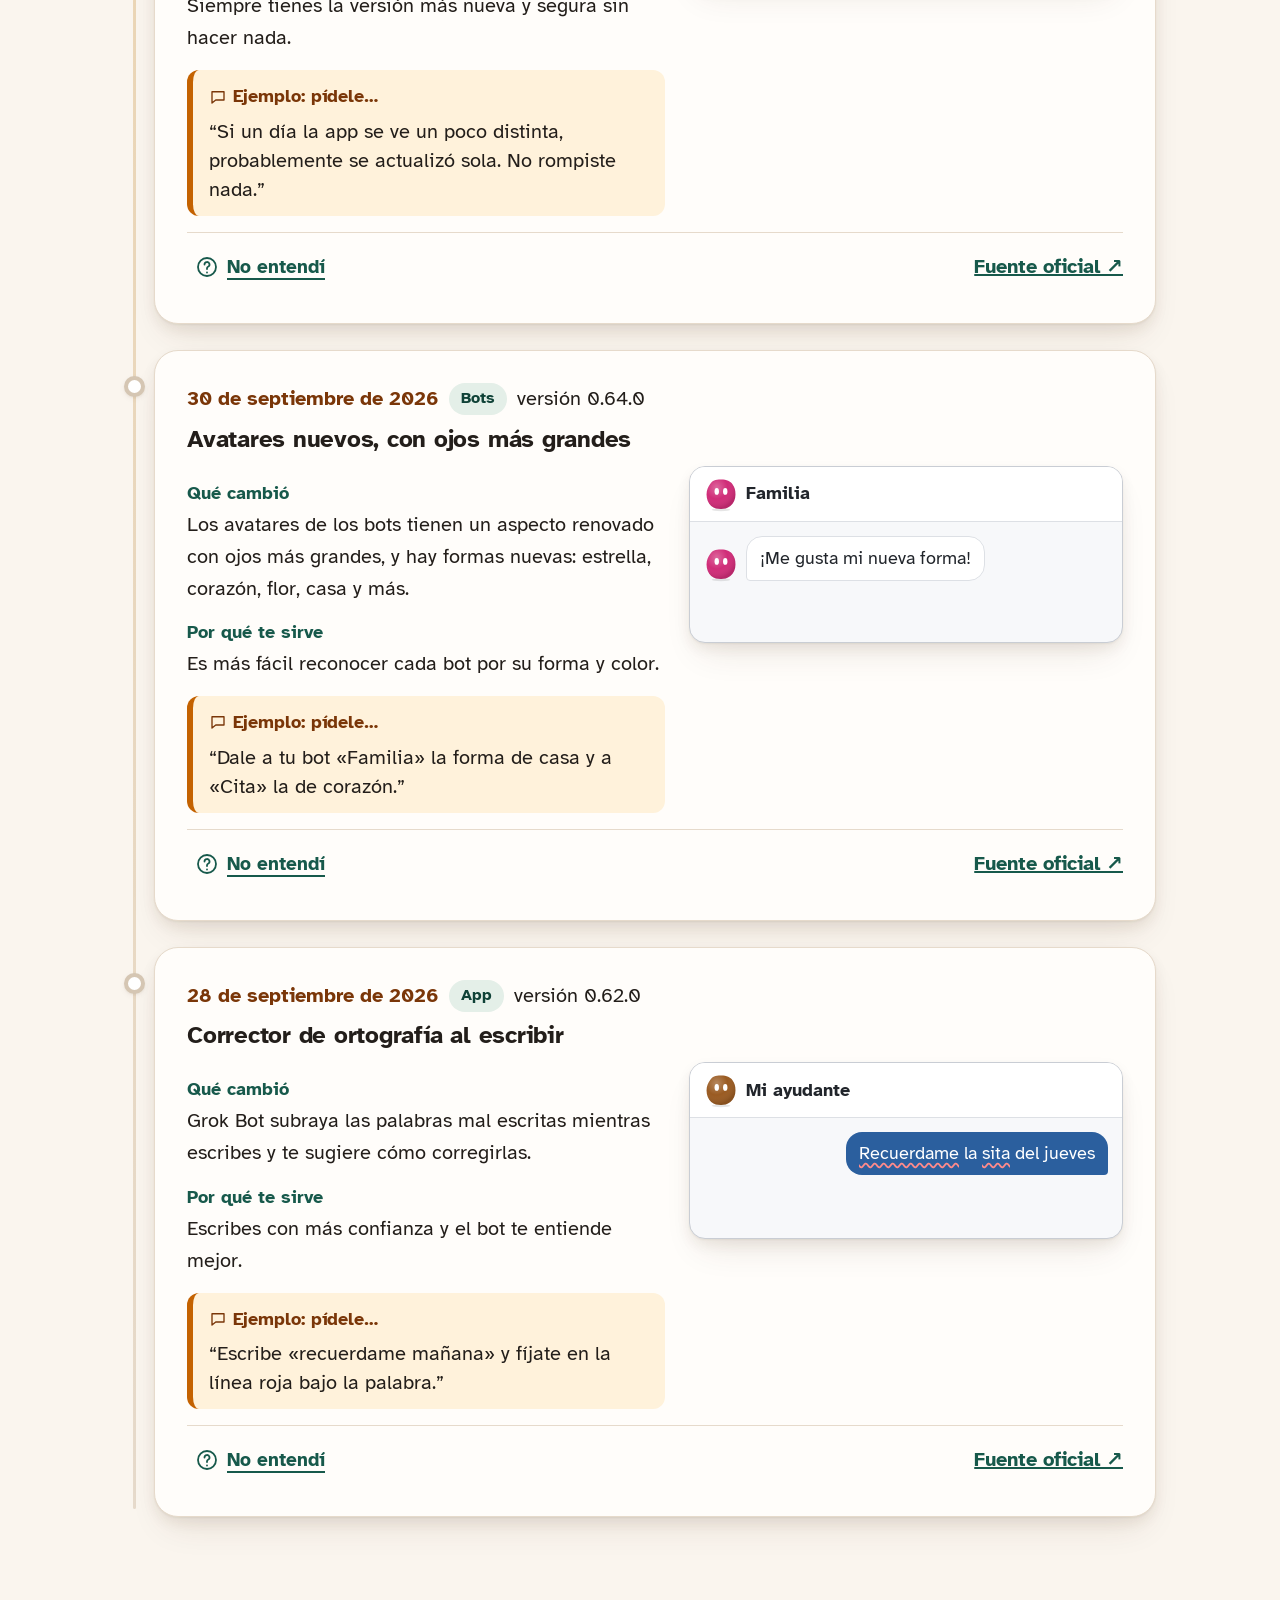
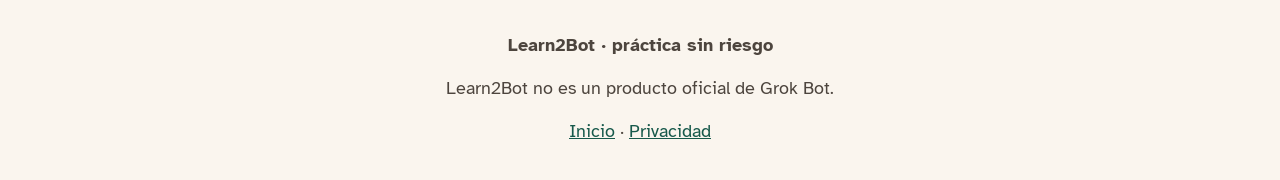
<file: novedades.html>
<!DOCTYPE html>
<html lang="es"><head><meta charset="utf-8"><meta name="viewport" content="width=device-width,initial-scale=1">
<title>Learn2Bot — Aprende a usar tu propio Grok Bot, paso a paso</title>
<meta name="description" content="Learn2Bot: aprende a usar tu propio Grok Bot, paso a paso, en español e inglés. Practica sin riesgo en un simulador, a tu ritmo.">
<meta name="theme-color" content="#1F6B5C">
<meta property="og:type" content="website"><meta property="og:site_name" content="Learn2Bot">
<meta property="og:title" content="Learn2Bot — Aprende a usar tu propio Grok Bot, paso a paso">
<meta property="og:description" content="Practica sin riesgo, paso a paso, a tu ritmo. Aprende a usar tu propio Grok Bot.">
<meta property="og:image" content="https://learn2bot.com/og-image.png"><meta property="og:image:width" content="1200"><meta property="og:image:height" content="630">
<meta property="og:url" content="https://learn2bot.com/novedades.html"><meta name="twitter:card" content="summary_large_image">

<link rel="icon" href="favicon.svg" type="image/svg+xml"><link rel="icon" href="favicon-32.png" sizes="32x32" type="image/png"><link rel="apple-touch-icon" href="apple-touch-icon.png">
<link rel="stylesheet" href="assets/style.css"></head>
<body data-page="novedades"><a class="skip" href="#main">Saltar al contenido</a><header id="top"></header><main id="main" tabindex="-1"></main>
<footer class="foot" id="foot"></footer>
<script src="assets/updates.js"></script><script src="assets/content.js"></script><script src="assets/app.js"></script><script src="assets/analytics.js" defer></script></body></html>
</file>
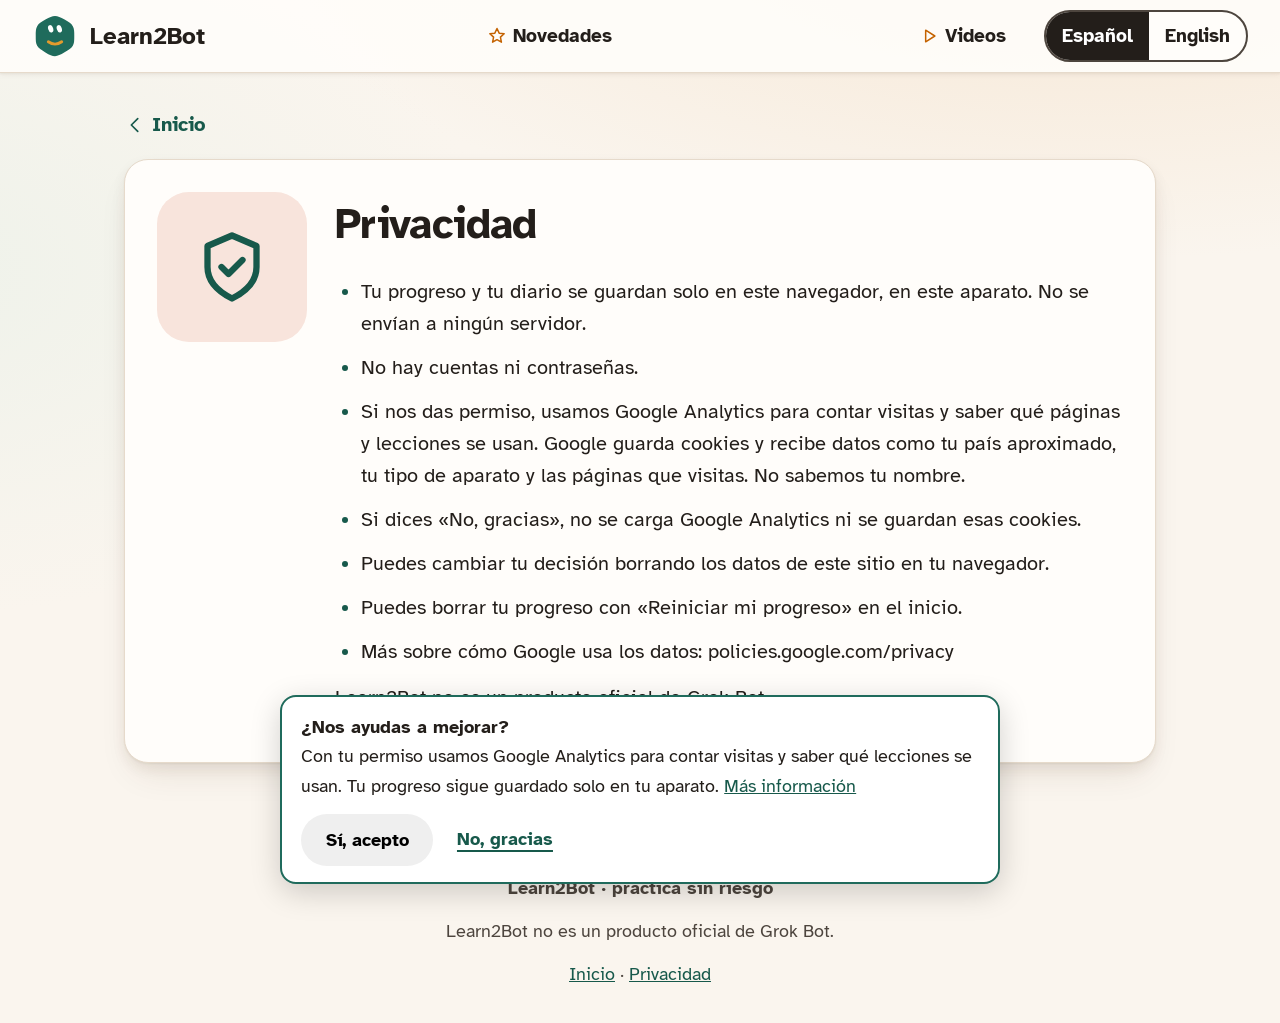
<file: privacidad.html>
<!DOCTYPE html>
<html lang="es"><head><meta charset="utf-8"><meta name="viewport" content="width=device-width,initial-scale=1">
<title>Learn2Bot — Aprende a usar tu propio Grok Bot, paso a paso</title>
<meta name="description" content="Learn2Bot: aprende a usar tu propio Grok Bot, paso a paso, en español e inglés. Practica sin riesgo en un simulador, a tu ritmo.">
<meta name="theme-color" content="#1F6B5C">
<meta property="og:type" content="website"><meta property="og:site_name" content="Learn2Bot">
<meta property="og:title" content="Learn2Bot — Aprende a usar tu propio Grok Bot, paso a paso">
<meta property="og:description" content="Practica sin riesgo, paso a paso, a tu ritmo. Aprende a usar tu propio Grok Bot.">
<meta property="og:image" content="https://learn2bot.com/og-image.png"><meta property="og:image:width" content="1200"><meta property="og:image:height" content="630">
<meta property="og:url" content="https://learn2bot.com/privacidad.html"><meta name="twitter:card" content="summary_large_image">

<link rel="icon" href="favicon.svg" type="image/svg+xml"><link rel="icon" href="favicon-32.png" sizes="32x32" type="image/png"><link rel="apple-touch-icon" href="apple-touch-icon.png">
<link rel="stylesheet" href="assets/style.css"></head>
<body data-page="privacidad"><a class="skip" href="#main">Saltar al contenido</a><header id="top"></header><main id="main" tabindex="-1"></main>
<footer class="foot" id="foot"></footer>
<script src="assets/content.js"></script><script src="assets/app.js"></script><script src="assets/analytics.js" defer></script></body></html>
</file>
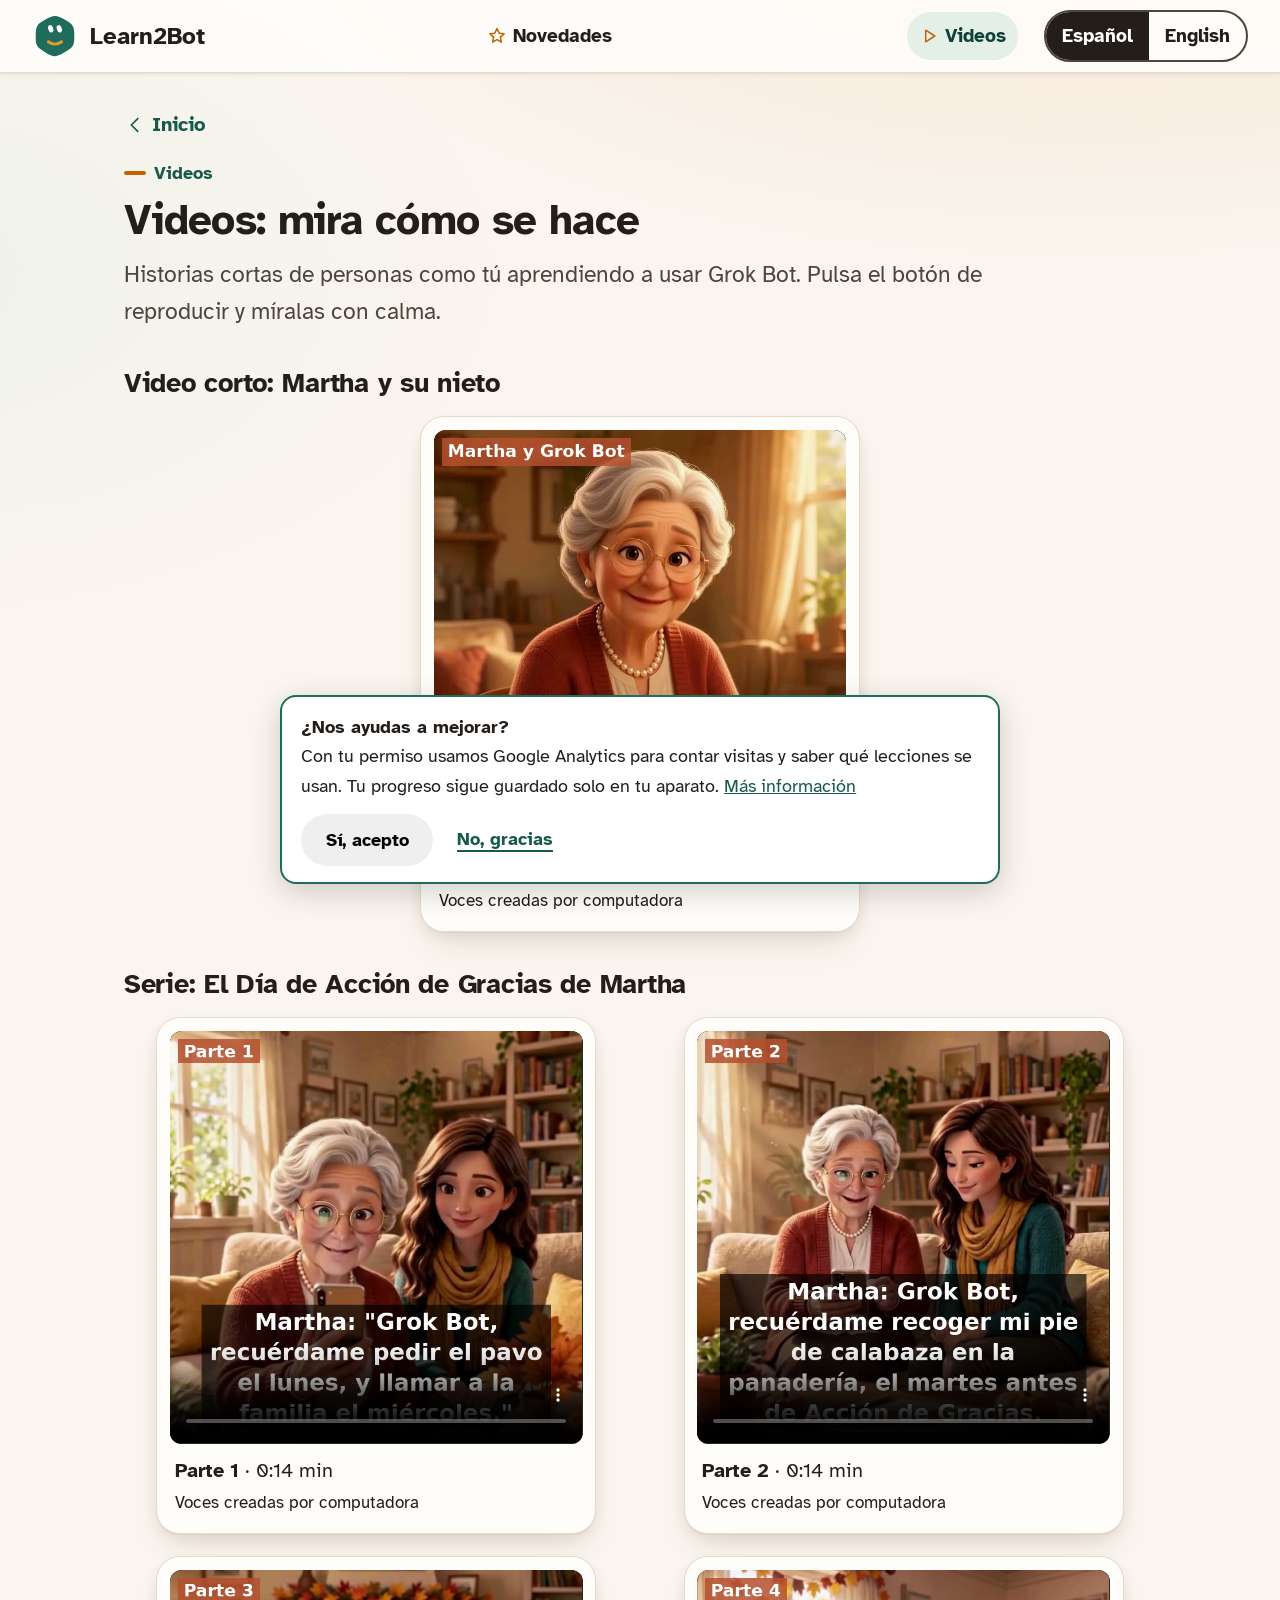
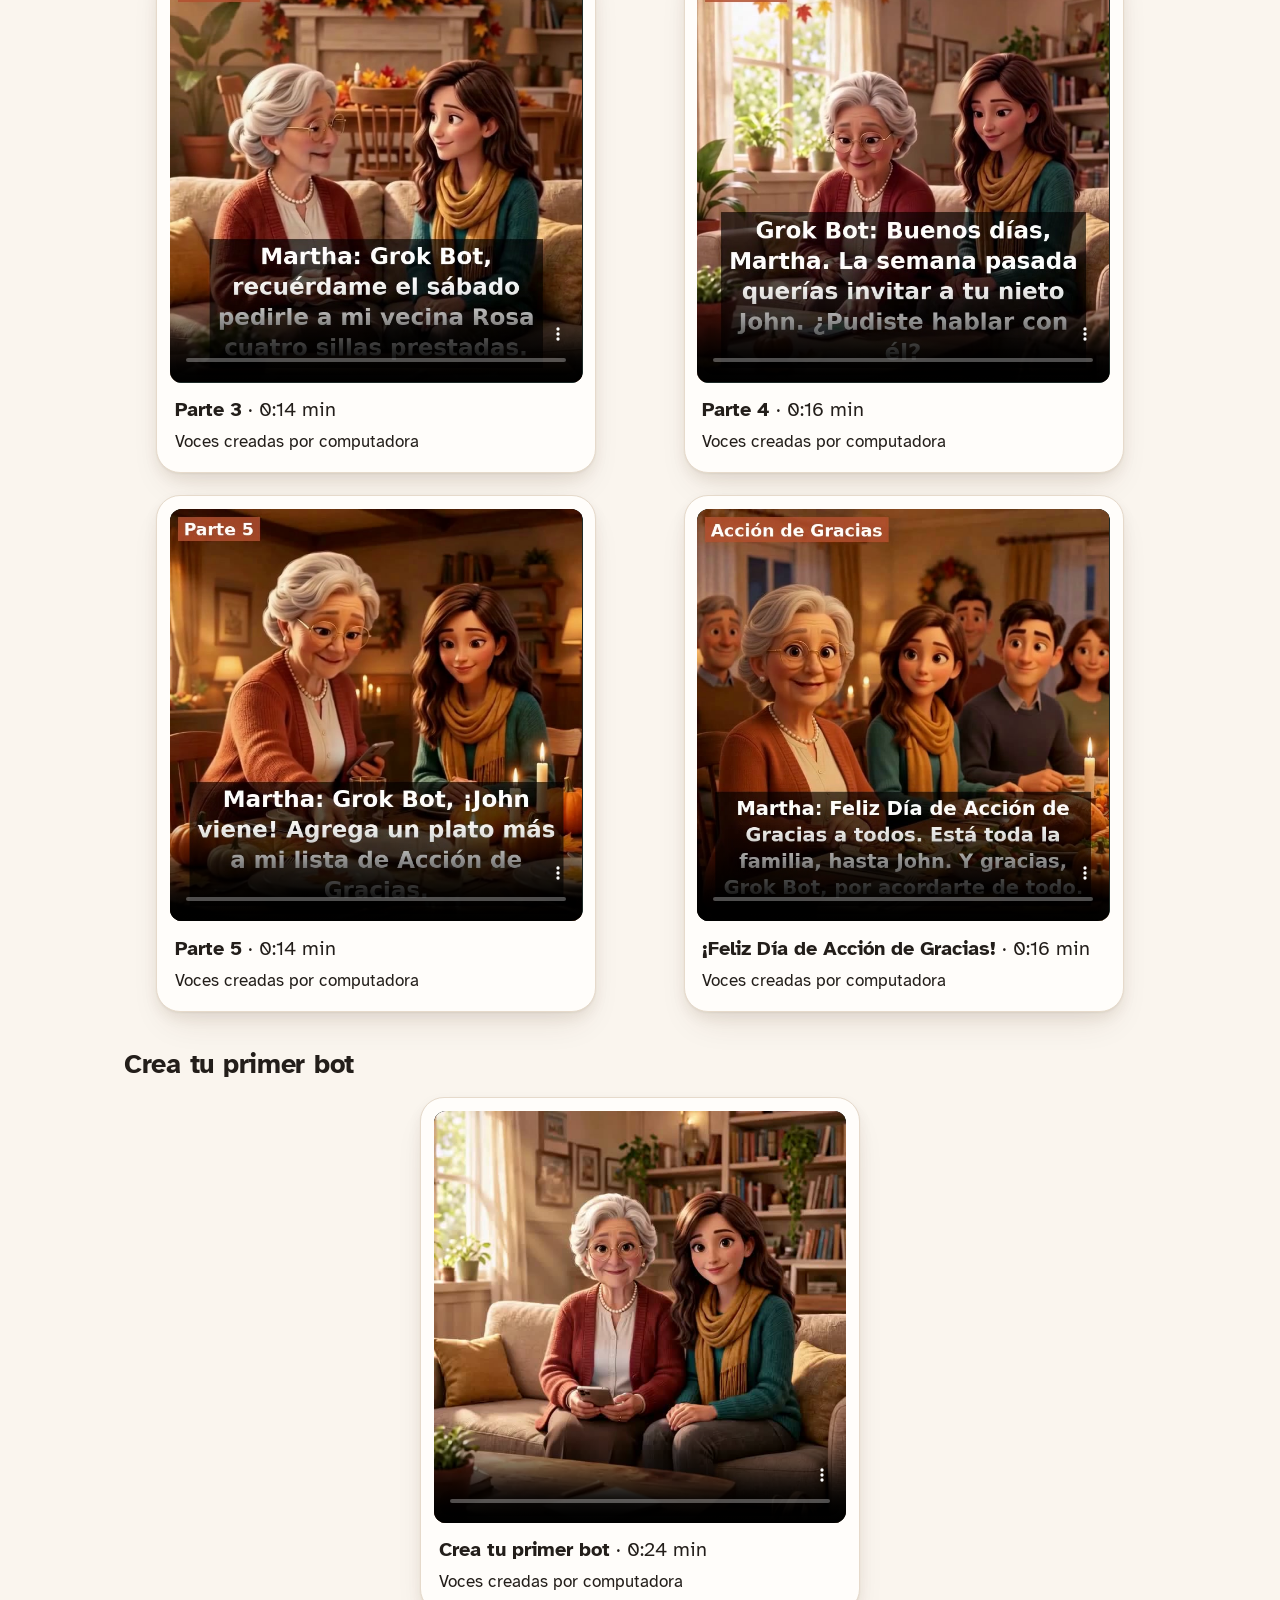
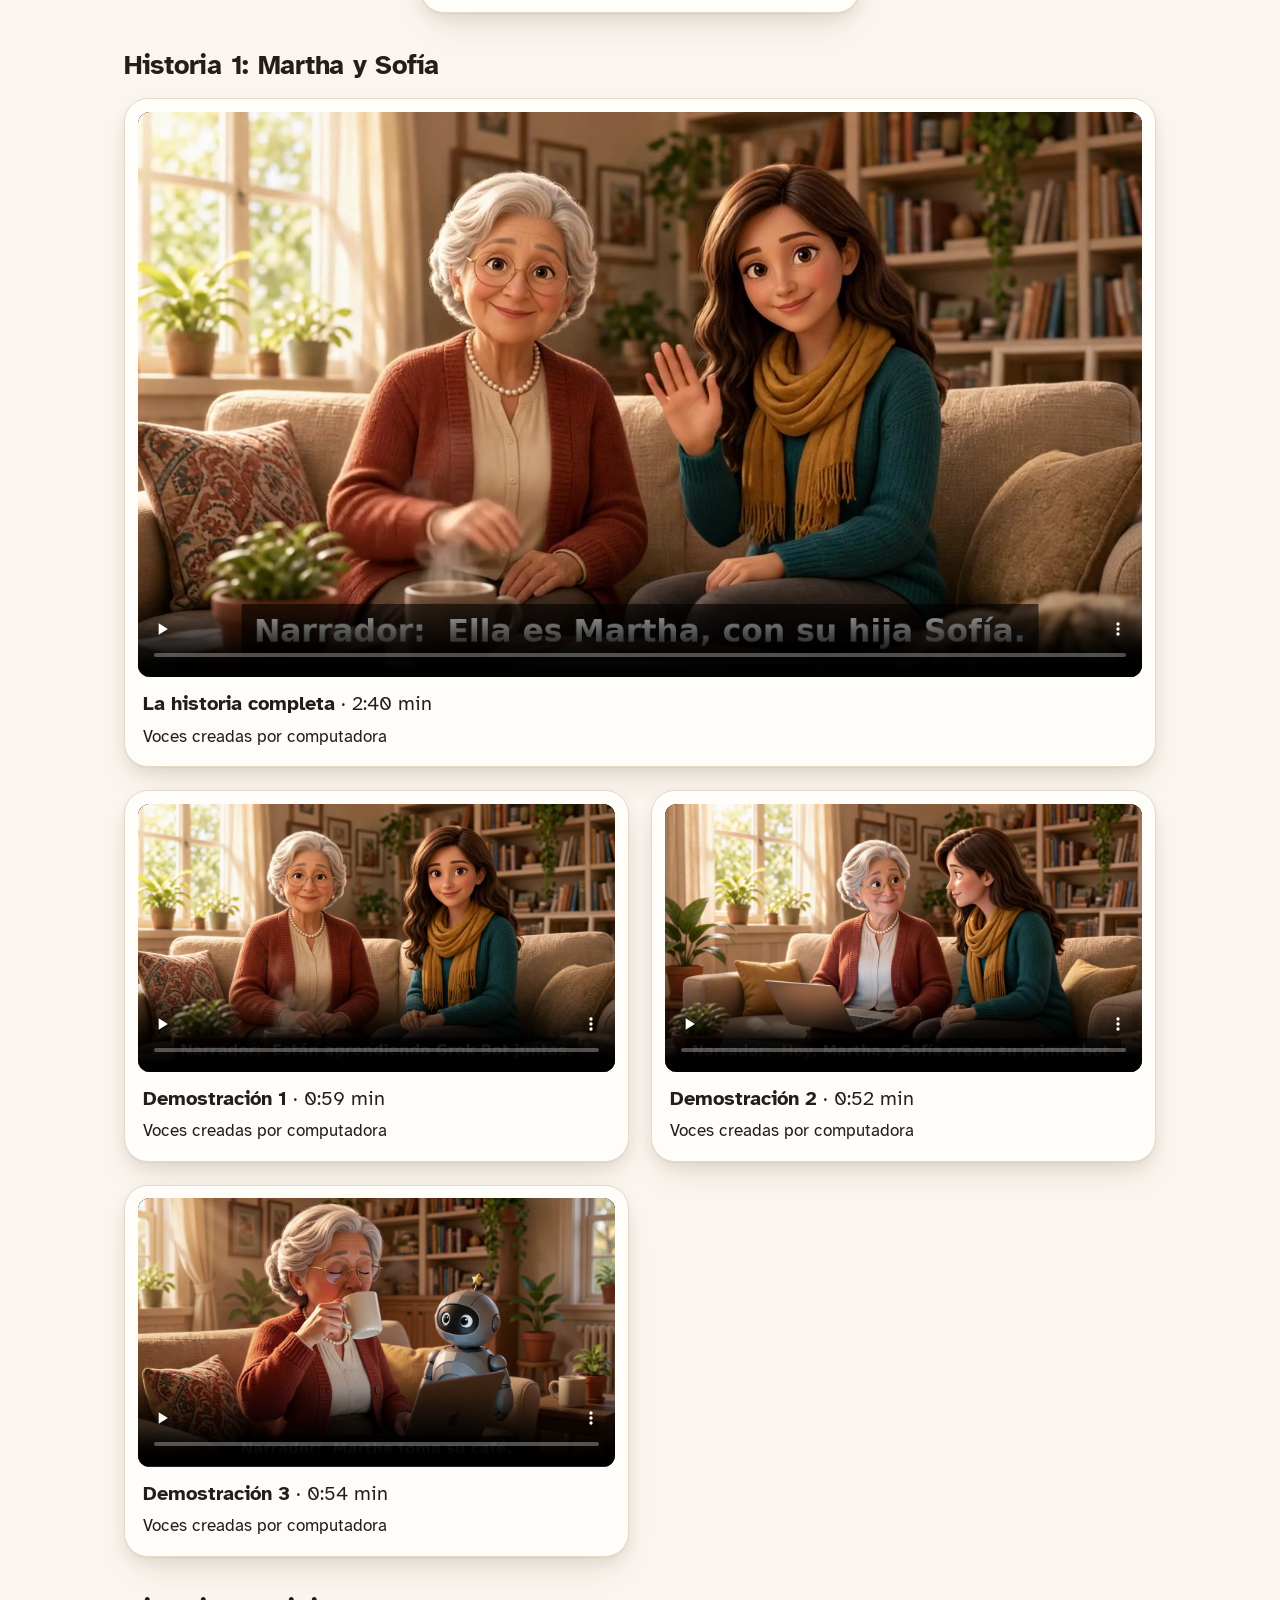
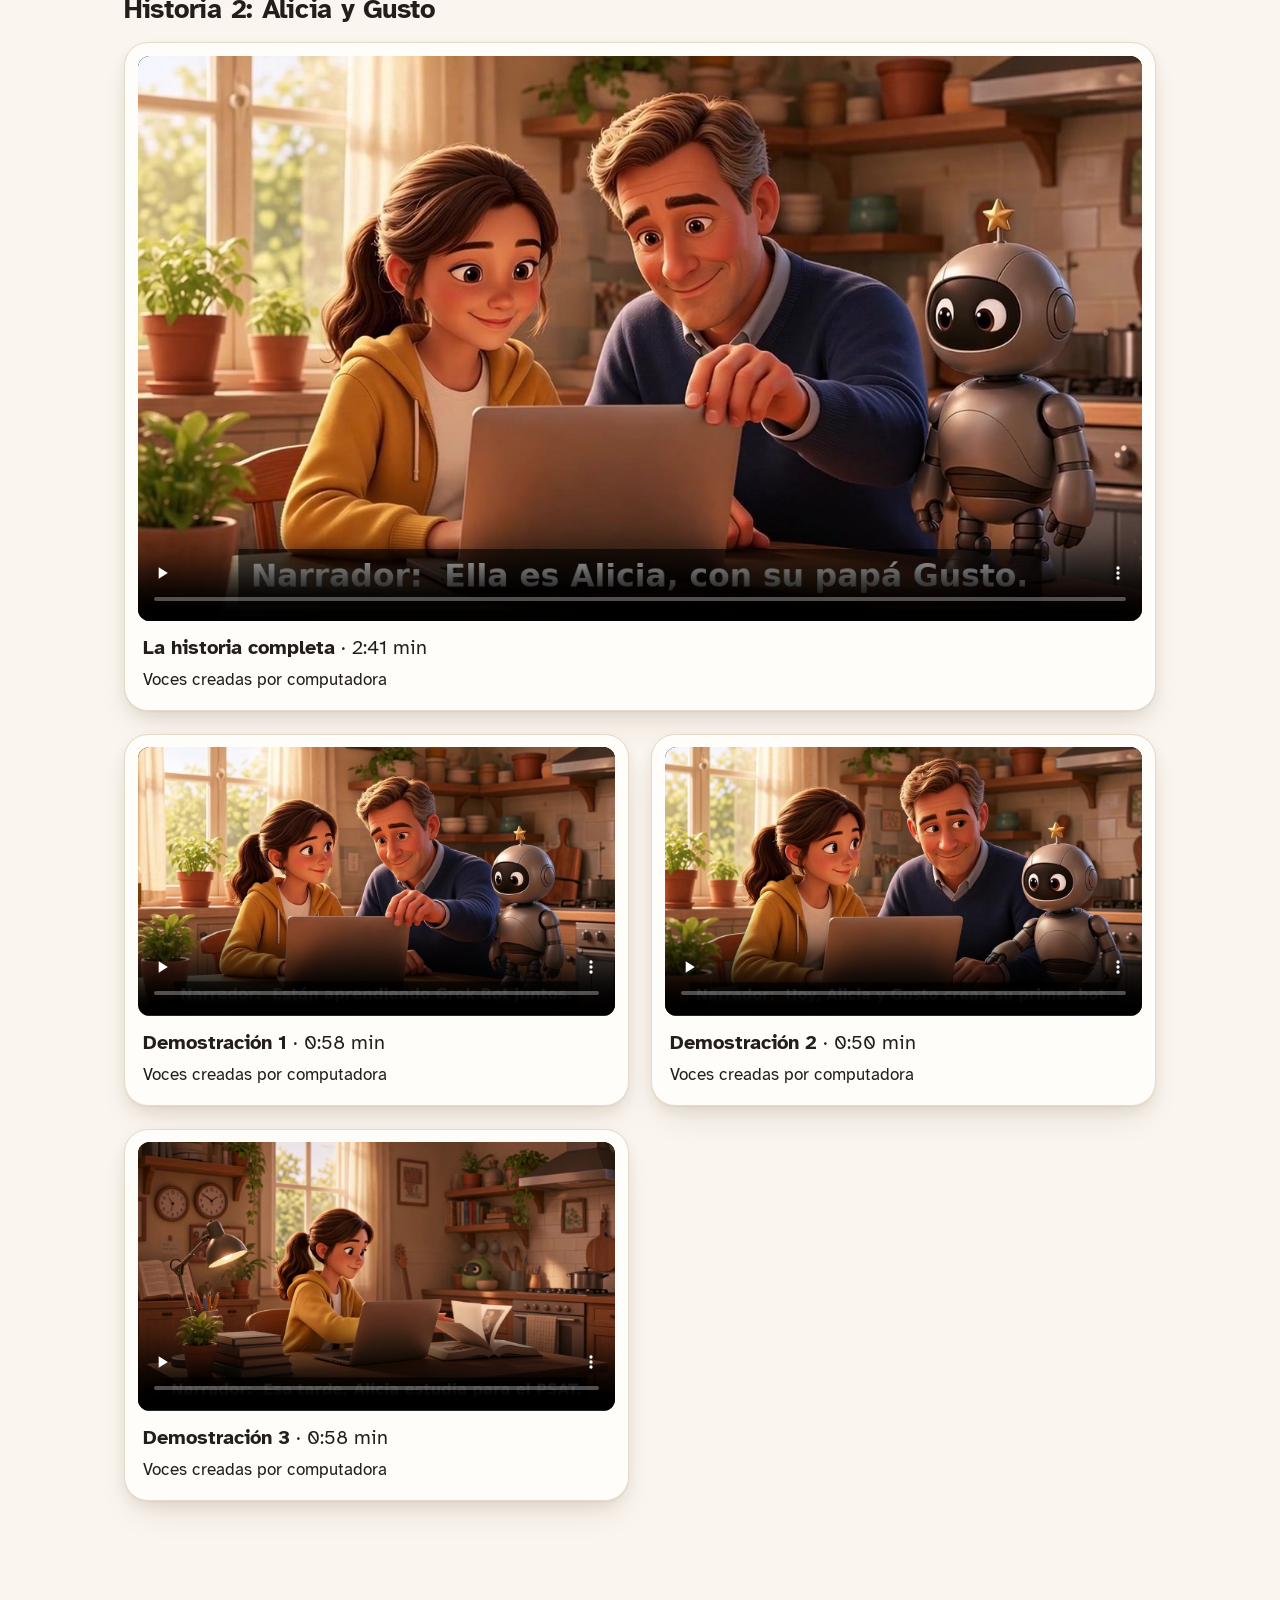
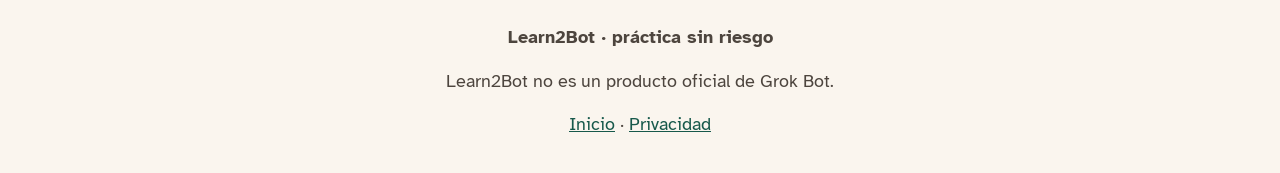
<file: videos.html>
<!DOCTYPE html>
<html lang="es"><head><meta charset="utf-8"><meta name="viewport" content="width=device-width,initial-scale=1">
<title>Videos — Learn2Bot</title>
<meta name="description" content="Learn2Bot: aprende a usar tu propio Grok Bot, paso a paso, en español e inglés. Practica sin riesgo en un simulador, a tu ritmo.">
<meta name="theme-color" content="#1F6B5C">
<meta property="og:type" content="website"><meta property="og:site_name" content="Learn2Bot">
<meta property="og:title" content="Learn2Bot — Aprende a usar tu propio Grok Bot, paso a paso">
<meta property="og:description" content="Practica sin riesgo, paso a paso, a tu ritmo. Aprende a usar tu propio Grok Bot.">
<meta property="og:image" content="https://learn2bot.com/og-image.png"><meta property="og:image:width" content="1200"><meta property="og:image:height" content="630">
<meta property="og:url" content="https://learn2bot.com/videos.html"><meta name="twitter:card" content="summary_large_image">

<link rel="icon" href="favicon.svg" type="image/svg+xml"><link rel="icon" href="favicon-32.png" sizes="32x32" type="image/png"><link rel="apple-touch-icon" href="apple-touch-icon.png">
<link rel="stylesheet" href="assets/style.css"></head>
<body data-page="videos"><a class="skip" href="#main">Saltar al contenido</a><header id="top"></header><main id="main" tabindex="-1"></main>
<footer class="foot" id="foot"></footer>
<script src="assets/content.js"></script><script src="assets/app.js"></script><script src="assets/analytics.js" defer></script></body></html>
</file>
<file: assets/style.css>
:root{--bg:#FBF6EE;--card:#fff;--ink:#2A2622;--muted:#5D564E;--pri:#1F6B5C;--pri-d:#16503F;--soft:#E6F0EA;--peach:#F8E7D6;--sand:#F3ECE1;--amber:#E39B2D;--amber-s:#FFF3DC;--line:#E8DFD3;--warn:#9A4A12;--r:24px;--sh:0 6px 24px rgba(74,52,30,.08)}
*{box-sizing:border-box}
html{scroll-behavior:smooth}
body{margin:0;font:20px/1.6 "Segoe UI",system-ui,-apple-system,Roboto,"Helvetica Neue",sans-serif;background:var(--bg);color:var(--ink);-webkit-font-smoothing:antialiased}
h1,h2,h3{line-height:1.25;margin:.2em 0 .5em;letter-spacing:-.01em}
h1{font-size:38px}h2{font-size:30px}h3{font-size:24px}
p{margin:.4em 0 .8em}
a{color:var(--pri-d)}
.skip{position:absolute;left:-999px}.skip:focus{left:12px;top:12px;background:#fff;padding:10px;z-index:9}
:focus-visible{outline:4px solid var(--amber);outline-offset:3px;border-radius:10px}
main{max-width:1080px;margin:0 auto;padding:28px 24px 60px}
main:focus{outline:none}
/* header */
#top{display:flex;justify-content:space-between;align-items:center;gap:12px;padding:14px 24px;background:rgba(255,255,255,.85);border-bottom:1px solid var(--line);position:relative;flex-wrap:wrap}
.brand{display:flex;align-items:center;gap:12px;text-decoration:none;color:var(--ink);font-weight:700;font-size:22px}
.brand svg{width:42px;height:42px}
.lang{display:flex;background:var(--sand);border-radius:999px;padding:4px}
.lang button{font:inherit;font-size:17px;border:0;background:transparent;padding:8px 16px;border-radius:999px;cursor:pointer;color:var(--ink)}
.lang button[aria-pressed=true]{background:var(--pri);color:#fff}
.foot{text-align:center;color:var(--muted);font-size:16px;padding:20px}
/* buttons */
.btn{font:inherit;cursor:pointer;border-radius:999px;padding:16px 32px;font-size:21px;font-weight:600;border:2px solid transparent;display:inline-flex;align-items:center;gap:10px;text-decoration:none;line-height:1.2;transition:transform .15s,background .15s}
.btn svg{width:24px;height:24px}
.btn-pri{background:var(--pri);color:#fff;box-shadow:0 4px 14px rgba(31,107,92,.3)}.btn-pri:hover{background:var(--pri-d)}
.btn-sec{background:#fff;color:var(--ink);border-color:#CFC4B6;font-weight:500;padding:13px 24px;font-size:19px}.btn-sec:hover{background:var(--sand)}
.btn-link{background:none;border:0;color:var(--pri-d);font:inherit;font-weight:600;cursor:pointer;padding:10px 4px;display:inline-flex;align-items:center;gap:8px;text-decoration:underline;text-underline-offset:4px}
.btn-link svg{width:24px;height:24px}
.btn:active{transform:scale(.98)}
.btn[disabled]{opacity:.45;cursor:default;box-shadow:none}
.row{display:flex;gap:14px;flex-wrap:wrap;align-items:center;margin:18px 0}
/* cards */
.card{background:var(--card);border-radius:var(--r);padding:32px;box-shadow:var(--sh);border:1px solid var(--line);margin-bottom:24px}
.eyebrow{text-transform:uppercase;letter-spacing:.08em;font-size:15px;font-weight:700;color:var(--pri);margin:0}
.lead{font-size:23px;color:var(--muted);max-width:42em}
/* hero */
.hero{display:grid;grid-template-columns:1.3fr 1fr;gap:32px;align-items:center;margin-bottom:30px}
.hero svg.illu{width:100%;max-width:360px;justify-self:center}
.promises{display:grid;grid-template-columns:repeat(3,1fr);gap:18px;margin:10px 0 30px}
.promise{background:#fff;border-radius:20px;padding:24px;border:1px solid var(--line);box-shadow:var(--sh)}
.promise .ic{width:56px;height:56px;border-radius:16px;background:var(--soft);color:var(--pri);display:grid;place-items:center;margin-bottom:12px}
.promise .ic svg{width:30px;height:30px}
.promise p{margin:0;font-size:20px}
/* modules list */
.mods{display:grid;grid-template-columns:repeat(2,1fr);gap:18px}
.mod{display:flex;gap:18px;align-items:flex-start;background:#fff;border-radius:20px;padding:22px;border:1px solid var(--line);box-shadow:var(--sh);text-decoration:none;color:var(--ink);position:relative}
a.mod:hover{border-color:var(--pri)}
.mod .num{flex-shrink:0;width:54px;height:54px;border-radius:50%;background:var(--peach);display:grid;place-items:center;font-weight:700;font-size:22px}
.mod.done .num{background:var(--pri);color:#fff}
.mod.locked{background:#F7F3EC;box-shadow:none}.mod.locked .num{background:#ECE5DA;color:var(--muted)}
.mod h3{font-size:21px;margin:0 0 4px}.mod p{margin:0;font-size:18px;color:var(--muted)}
.status{display:inline-flex;align-items:center;gap:6px;font-size:16px;font-weight:600;margin-top:8px;padding:3px 12px;border-radius:999px;background:var(--sand);color:var(--muted)}
.status svg{width:18px;height:18px}
.status.ok{background:var(--soft);color:var(--pri-d)}.status.go{background:var(--amber-s);color:var(--warn)}
.bar{display:flex;gap:6px;margin-top:10px}.bar i{height:8px;flex:1;border-radius:4px;background:#EDE5D9}.bar i.on{background:var(--pri)}
/* intro */
.dots{display:flex;gap:8px;align-items:center}.dots i{width:12px;height:12px;border-radius:50%;background:#DCD1C2}.dots i.on{background:var(--pri);width:30px;border-radius:6px}
.introcard{display:grid;grid-template-columns:150px 1fr;gap:28px;align-items:start}
.introcard .ill{width:150px;height:150px;border-radius:32px;background:var(--peach);display:grid;place-items:center;color:var(--pri)}
.introcard .ill svg{width:84px;height:84px}
ul.plain{padding-left:26px;margin:8px 0}ul.plain li{padding:6px 0}ul.plain li::marker{color:var(--pri)}
.simple{background:var(--soft);border-radius:18px;padding:16px 20px;margin:10px 0;border-left:6px solid var(--pri);font-size:20px}
.simple strong{display:block;font-size:16px;color:var(--pri-d);text-transform:uppercase;letter-spacing:.06em}
.note{background:var(--amber-s);border-radius:18px;padding:16px 20px;display:flex;gap:12px;align-items:flex-start;margin-bottom:20px}
.note svg{width:28px;height:28px;flex-shrink:0;color:var(--warn)}
/* lesson */
.crumb{display:inline-flex;align-items:center;gap:6px;text-decoration:none;font-weight:600;margin-bottom:10px}
.crumb svg{width:22px;height:22px}
.stepper{display:flex;list-style:none;padding:0;margin:20px 0 26px;gap:8px;counter-reset:s}
.stepper li{flex:1}
.stepper button{width:100%;font:inherit;font-size:17px;background:none;border:0;cursor:pointer;padding:0;color:var(--muted);text-align:left}
.stepper button::before{content:"";display:block;height:8px;border-radius:4px;background:#E5DCCF;margin-bottom:8px}
.stepper .done button::before{background:#8DB9AA}
.stepper button[aria-current=step]{color:var(--ink);font-weight:700}
.stepper button[aria-current=step]::before{background:var(--pri)}
.idea-grid{display:grid;grid-template-columns:1fr 1fr;gap:18px;margin:16px 0}
.idea{border-radius:20px;padding:22px;background:var(--sand)}
.idea.b{background:var(--soft)}
.idea .ic{width:52px;height:52px;border-radius:14px;background:#fff;display:grid;place-items:center;color:var(--pri);margin-bottom:8px}.idea .ic svg{width:28px;height:28px}
.idea h3{font-size:22px;margin:0 0 6px}.idea p{margin:0;font-size:19px}
.parts{display:grid;grid-template-columns:repeat(4,1fr);gap:14px;margin:16px 0}
.part{background:#fff;border:1px solid var(--line);border-radius:18px;padding:18px}.part b{display:block;color:var(--pri-d)}.part span{font-size:17px;color:var(--muted)}
.part .ic{color:var(--pri)}.part .ic svg{width:30px;height:30px}
/* sim */
.caption{background:#fff;border-radius:20px;padding:18px 24px;border:2px solid var(--line);margin-bottom:14px;min-height:96px}
.caption.ok{border-color:#8DB9AA;background:var(--soft)}
.cap-top{display:flex;justify-content:space-between;align-items:center;gap:10px;color:var(--muted);font-size:16px;font-weight:600}
.caption p{font-size:24px;font-weight:600;margin:6px 0 0}
.fb{min-height:32px;font-size:19px;margin:4px 0 8px;font-weight:600}.fb.bad{color:var(--warn)}.fb.good{color:var(--pri-d)}
.dash{position:relative;border-radius:22px;overflow:hidden;background:#fff;box-shadow:0 18px 50px rgba(40,30,20,.16);border:1px solid #D9CFC2}
.chrome{display:flex;align-items:center;gap:7px;padding:11px 16px;background:#F1ECE4;border-bottom:1px solid #E2D8CB;font-size:15px;color:var(--muted)}
.chrome i{width:12px;height:12px;border-radius:50%;background:#E0D5C6}.chrome span{margin-left:10px;font-weight:600}
.chrome em{margin-left:auto;font-style:normal;background:var(--amber-s);color:var(--warn);padding:2px 10px;border-radius:999px;font-size:14px;font-weight:600}
.dash-body{display:flex;min-height:440px}
.side{width:240px;background:#24272E;color:#fff;padding:18px 14px;flex-shrink:0}
.side-l{font-size:14px;color:#A9AEB8;text-transform:uppercase;letter-spacing:.08em;margin:0 6px 10px}
.botbtn{display:flex;align-items:center;gap:10px;width:100%;font:inherit;font-size:17px;color:#fff;background:transparent;border:0;border-radius:12px;padding:9px 10px;margin-bottom:4px;cursor:pointer;text-align:left}
.botbtn:hover{background:#30343C}.botbtn.active{background:#3B4B63}
.av{width:34px;height:34px;border-radius:10px;display:grid;place-items:center;font-weight:700;font-size:15px;flex-shrink:0;background:#4F6B8A}
.av.g{background:#2F7D69}.av.o{background:#B9652F}
#newBot{width:100%;margin-top:12px;font:inherit;font-size:17px;font-weight:600;padding:11px;border-radius:12px;border:1.5px dashed #6E7480;background:transparent;color:#fff;cursor:pointer}
#newBot:hover{background:#30343C}
.pane{flex:1;display:flex;flex-direction:column;min-width:0;background:#FDFCFA}
.pane-top{padding:14px 20px;border-bottom:1px solid #ECE6DD;font-weight:700;display:flex;align-items:center;gap:10px;min-height:58px}
.empty{flex:1;display:grid;place-items:center;color:var(--muted);text-align:center;padding:20px;font-size:18px}
.chat{flex:1;display:flex;flex-direction:column}
.msgs{flex:1;padding:18px;overflow:auto;max-height:360px;min-height:220px}
.msg{max-width:86%;padding:12px 16px;border-radius:18px;margin:8px 0;white-space:pre-wrap;font-size:17px;line-height:1.5}
.msg.me{background:var(--pri);color:#fff;margin-left:auto;border-bottom-right-radius:6px}
.msg.bot{background:#F1ECE4;border-bottom-left-radius:6px}
.msg.typing{color:var(--muted);font-style:italic}
.compose{display:flex;gap:10px;padding:12px;border-top:1px solid #ECE6DD;align-items:flex-end}
.compose textarea{flex:1;font:inherit;font-size:17px;padding:12px 14px;border:2px solid #D6CCBF;border-radius:16px;min-height:62px;max-height:180px;resize:vertical;background:#fff}
#send{width:56px;height:56px;border-radius:50%;border:0;background:var(--pri);color:#fff;cursor:pointer;display:grid;place-items:center;flex-shrink:0}#send svg{width:26px;height:26px}
.form{padding:24px;max-width:520px}.form label{display:block;font-weight:600;margin:14px 0 6px;font-size:18px}
.form input{width:100%;font:inherit;font-size:18px;padding:12px 14px;border:2px solid #D6CCBF;border-radius:14px}
#create{margin-top:20px;font:inherit;font-size:18px;font-weight:600;background:var(--pri);color:#fff;border:0;border-radius:999px;padding:12px 26px;cursor:pointer}
.hi{box-shadow:0 0 0 4px var(--amber)!important;animation:pulse 1.6s infinite;position:relative;z-index:2}
@keyframes pulse{50%{box-shadow:0 0 0 10px rgba(227,155,45,.35)!important}}
@media (prefers-reduced-motion:reduce){.hi{animation:none}#cursor{transition:none!important}}
#cursor{position:absolute;width:34px;height:34px;pointer-events:none;transition:left 1.5s cubic-bezier(.4,0,.2,1),top 1.5s cubic-bezier(.4,0,.2,1);z-index:6;display:none;filter:drop-shadow(0 2px 3px rgba(0,0,0,.3))}
#cursor.click::after{content:"";position:absolute;left:-12px;top:-12px;width:34px;height:34px;border-radius:50%;background:rgba(227,155,45,.55)}
/* real */
.check label{display:flex;gap:14px;align-items:flex-start;padding:12px 0;border-bottom:1px solid var(--line);font-size:20px;cursor:pointer}
.check label:last-child{border:0}
.check input{width:28px;height:28px;flex-shrink:0;margin-top:2px;accent-color:var(--pri)}
.journal label{display:block;font-weight:700;margin:18px 0 6px}
.journal textarea{width:100%;font:inherit;padding:14px;border:2px solid #D6CCBF;border-radius:16px;min-height:76px;background:#FFFDF9}
.success{text-align:center;padding:40px 30px}.success .big{width:96px;height:96px;margin:0 auto 10px;border-radius:50%;background:var(--soft);color:var(--pri);display:grid;place-items:center}.success .big svg{width:54px;height:54px}
.help{margin-top:20px}
.hidden{display:none!important}
@media (max-width:820px){
 body{font-size:19px}h1{font-size:30px}h2{font-size:25px}
 main{padding:20px 16px 50px}
 .hero,.promises,.mods,.idea-grid{grid-template-columns:1fr}.hero svg.illu{max-width:220px;order:-1}
 .parts{grid-template-columns:1fr 1fr}
 .card{padding:22px}
 .introcard{grid-template-columns:1fr}.introcard .ill{width:96px;height:96px;border-radius:24px}.introcard .ill svg{width:56px;height:56px}
 .dash-body{flex-direction:column;min-height:0}
 .side{width:100%;display:flex;flex-wrap:wrap;gap:6px;align-items:center;padding:12px}
 .side-l{width:100%;margin-bottom:2px}.botbtn{width:auto;margin:0}#botList{display:flex;flex-wrap:wrap;gap:6px}#newBot{width:auto;margin:0;padding:9px 14px}
 .chrome em{display:none}
 .caption p{font-size:21px}
 .btn{padding:15px 26px;font-size:20px}
 .stepper button{font-size:15px}
}

.handoff{border:2px solid #8DB9AA;background:#FBFEFC}.handoff h2{margin-top:0}
.hsteps{padding-left:30px;margin:10px 0 16px}.hsteps li{padding:5px 0}.hsteps li::marker{color:var(--pri);font-weight:700}
.htip{display:flex;gap:10px;align-items:flex-start;background:var(--amber-s);border-radius:16px;padding:12px 16px}.htip svg{width:26px;height:26px;flex-shrink:0;color:var(--warn)}
.caphint{display:block;font-size:18px;font-weight:400;color:var(--muted);margin-top:6px}
.tapbanner{position:absolute;z-index:7;background:var(--amber);color:#2A2622;font-weight:700;font-size:17px;padding:8px 14px;border-radius:12px;box-shadow:0 4px 12px rgba(0,0,0,.18);pointer-events:none;max-width:260px}
.tapbanner::before{content:"";position:absolute;top:-8px;left:22px;border:8px solid transparent;border-top:0;border-bottom-color:var(--amber)}

/* linear flow */
.prog{background:#fff;border:1px solid var(--line);border-radius:18px;padding:14px 20px;margin:12px 0 20px;box-shadow:var(--sh)}
.prog-t{font-weight:700;font-size:20px;margin-bottom:8px}
.prog-bar{height:12px;background:#EDE5D9;border-radius:6px;overflow:hidden}.prog-bar i{display:block;height:100%;background:var(--pri);border-radius:6px;transition:width .5s}
.stepcard{padding:26px 30px}.step-h{font-size:30px;margin:0 0 4px}.why{color:var(--muted);font-size:20px;margin:0 0 14px}
.lstatus{display:flex;gap:12px;align-items:flex-start;border-radius:16px;padding:14px 18px;font-size:20px;margin:0}
.lstatus svg{width:28px;height:28px;flex-shrink:0;margin-top:1px}
.lstatus.watching{background:var(--sand);color:var(--muted)}.lstatus.turn{background:var(--amber-s);color:#5B3708}.lstatus.ok{background:var(--soft);color:var(--pri-d);font-size:22px}
.act{margin:14px 0 0}.act:empty{display:none}
.btn-link.small{font-size:18px;font-weight:500}
.idea-card h1{font-size:32px}
.tapbanner.up::before{top:auto;bottom:-8px;border-top:8px solid var(--amber);border-bottom:0}
@media (max-width:820px){.step-h{font-size:24px}.stepcard{padding:20px}.lstatus{font-size:18px}.idea-card h1{font-size:26px}.msgs{max-height:260px;min-height:160px}.dash-body{min-height:0}}

.stepcard{margin-bottom:16px}.below{padding:4px 4px 0}.below .act{margin-top:4px}.below .fb{min-height:0;margin:10px 0 0}
@media (max-width:820px){main{padding-top:12px}.crumb{margin-bottom:4px}.prog{padding:10px 16px;margin:8px 0 12px}.prog-t{font-size:18px;margin-bottom:6px}.stepcard{padding:16px 18px}.why{font-size:18px;margin-bottom:10px}.lstatus{padding:10px 14px}}

.typecard{background:#fff;border:2px solid var(--amber);border-radius:22px;padding:18px 22px;margin-bottom:16px;box-shadow:var(--sh)}
.tc-h{font-weight:700;font-size:20px;color:var(--warn);margin:0 0 6px}.tc-l{font-size:16px;font-weight:700;color:var(--muted);margin:8px 0 2px;text-transform:uppercase;letter-spacing:.05em}
.tc-q{margin:0 0 10px;padding:10px 16px;border-left:6px solid var(--amber);background:var(--amber-s);border-radius:0 14px 14px 0;font-size:23px;line-height:1.45;font-weight:600;white-space:pre-wrap}
.typecard .btn{padding:10px 18px;font-size:18px}
@media (max-width:820px){.tc-q{font-size:19px;padding:8px 12px;margin-bottom:8px}.typecard{padding:12px 14px;margin-bottom:10px}.typecard .btn{padding:8px 14px;font-size:17px}
 .side-l{display:none}.side{padding:8px 10px}.botbtn{padding:5px 8px;font-size:16px}.av{width:28px;height:28px}#newBot{padding:6px 12px;font-size:16px}
 .chrome{padding:6px 12px}.pane-top{min-height:0;padding:8px 14px}.msgs{max-height:150px;min-height:90px;padding:10px}.compose{padding:8px}.compose textarea{min-height:52px}
 .form{padding:10px 14px}.form label{margin:6px 0 4px}.form input{padding:8px 12px}#create{margin-top:10px}.empty{padding:14px}}

@media (max-width:820px){html{scroll-behavior:auto}.pane-top{display:none}.side{flex-wrap:nowrap;overflow-x:auto}#botList{flex-wrap:nowrap}.botbtn{white-space:nowrap}#newBot{white-space:nowrap}
 .msgs{min-height:0;max-height:140px}.msgs:empty{padding:0}.chat .msgs:empty+.compose{border-top:0}.chrome{padding:5px 12px;font-size:13px}.empty{padding:10px;font-size:16px}
 .stepcard{padding:14px 16px}.step-h{font-size:22px}.lstatus{font-size:17px;padding:8px 12px}}

.bcard{background:#fff!important;border:2px solid #CFE0D8;max-width:92%}
.bc-h{display:flex;gap:8px;align-items:center;color:var(--pri-d);font-size:17px}.bc-h svg{width:22px;height:22px;flex-shrink:0}
.bcard ul{margin:6px 0 4px;padding-left:22px}.bcard li{padding:2px 0}
.bc-b{display:flex;gap:8px;flex-wrap:wrap;margin-top:8px}.bc-btn{font:inherit;font-size:16px;font-weight:600;border-radius:999px;padding:8px 16px;cursor:pointer;border:2px solid var(--pri);background:#fff;color:var(--pri-d)}

.bc-done{display:flex;gap:6px;align-items:center;color:var(--pri-d);font-weight:700;margin:8px 0 0;font-size:16px}.bc-done svg{width:20px;height:20px}
.crit{list-style:none;padding:0;max-width:620px;margin:10px auto 18px;text-align:left}.crit li{display:flex;gap:12px;align-items:flex-start;background:var(--soft);border-radius:16px;padding:14px 18px;margin:10px 0;font-size:21px}.crit svg{width:28px;height:28px;flex-shrink:0;color:var(--pri)}

@media (max-width:820px){.msgs{max-height:210px}}

.dash.done-dim{pointer-events:none}.dash.done-dim::after{content:"";position:absolute;inset:0;background:rgba(251,246,238,.6);z-index:8;border-radius:inherit}
.nextwrap{position:relative;display:inline-flex;flex-direction:column;align-items:flex-start;gap:12px}
.nextlabel{background:var(--amber);color:#2A2622;font-weight:700;font-size:16px;padding:6px 12px;border-radius:10px;position:relative;margin-left:16px}
.nextlabel::before{content:"";position:absolute;top:-8px;left:20px;border:8px solid transparent;border-top:0;border-bottom-color:var(--amber)}
.btn-pri.hi{box-shadow:0 0 0 4px var(--amber)!important}

/* light sidebar with blob avatars */
.side{background:#F5F5F6;color:var(--ink);border-right:1px solid #E6E6E8}
.side-l{color:#5F5F65}
.botbtn{color:var(--ink);padding:8px 10px;gap:10px;align-items:center}.botbtn:hover{background:#EBEBED}.botbtn.active{background:#E2E2E6}
svg.av{width:38px;height:38px;flex-shrink:0;background:none;border-radius:0}svg.av.sm{width:30px;height:30px}
.bt{display:flex;flex-direction:column;min-width:0;line-height:1.25}.bt b{font-size:16px}.bt small{font-size:14px;color:#5F5F65;white-space:nowrap;overflow:hidden;text-overflow:ellipsis;max-width:150px}
#newBot{border-color:#B9B9BE;color:var(--ink)}#newBot:hover{background:#EBEBED}
.mrow{display:flex;gap:8px;align-items:flex-end}.mrow svg.av{margin-bottom:10px}.mrow .msg{margin-left:0}
@media (max-width:820px){.bt small{display:none}.botbtn{padding:4px 8px}svg.av{width:30px;height:30px}.mrow svg.av{width:24px;height:24px}}

.dash.locked{pointer-events:none}
.btn-link.muted{color:var(--muted);font-weight:500;text-decoration-color:#CFC4B6}
.choice{background:var(--sand);border-radius:18px;padding:16px 20px;margin:0 0 18px}.choice p{margin:0 0 10px}
.mod.open{position:relative}.mod.open:hover{border-color:var(--pri)}.mod .stretch{color:inherit;text-decoration:none}.mod .stretch::after{content:"";position:absolute;inset:0;border-radius:20px}
.reallink{position:relative;z-index:2;display:inline-flex;align-items:center;gap:4px;margin:8px 0 0 10px;font-size:16px;font-weight:600}.reallink svg{width:16px;height:16px}
.status.sim{background:#EEF0FA;color:#3C4A8C}.bar i.half{background:repeating-linear-gradient(45deg,var(--pri) 0 6px,#8DB9AA 6px 12px)}
.count{font-size:20px}.note2{background:var(--amber-s);border-radius:14px;padding:12px 16px;max-width:640px;margin:10px auto}
/* ---------- Novedades ---------- */
.navlink{margin-left:auto;margin-right:14px;display:inline-flex;align-items:center;gap:6px;color:var(--ink);text-decoration:none;font-weight:600;padding:8px 12px;border-radius:999px}
.navlink svg{width:20px;height:20px;color:#B5651D}.navlink:hover,.navlink[aria-current]{background:#F3EADF}
.nwhome{display:flex;align-items:center;gap:16px;text-decoration:none;color:var(--ink);margin-top:22px}.nwhome .ill{width:52px;height:52px;flex-shrink:0;border-radius:14px;background:#FFF0D9;display:grid;place-items:center;color:#B5651D}.nwhome .ill svg{width:28px;height:28px}
.nwgo{margin-left:auto;display:inline-flex;align-items:center;gap:6px;color:#1F6B5C;font-weight:700;white-space:nowrap}.nwgo svg{width:18px;height:18px}
.nwhead h1{margin:.2em 0 .3em}
.chips{display:flex;flex-wrap:wrap;gap:10px;margin:8px 0 24px}
.chip{font:inherit;font-size:17px;padding:9px 18px;border-radius:999px;border:1.5px solid #CFC6BA;background:#fff;color:var(--ink);cursor:pointer;min-height:44px}
.chip[aria-pressed=true]{background:#1F6B5C;border-color:#1F6B5C;color:#fff}
.timeline{list-style:none;padding:0 0 0 30px;margin:0;position:relative}.timeline:before{content:"";position:absolute;left:9px;top:8px;bottom:8px;width:3px;background:#E8DCCB;border-radius:3px}
.tl{position:relative;margin-bottom:26px}.tldot{position:absolute;left:-30px;top:26px;width:21px;height:21px;border-radius:50%;background:#F2C46B;border:4px solid #FBF6EE}
.nwitem h2{font-size:24px;margin:.35em 0 .5em}.nwitem h3{font-size:16px;text-transform:uppercase;letter-spacing:.05em;color:#1F6B5C;margin:.9em 0 .25em}.nwitem p{margin:0}
.nwmeta{display:flex;flex-wrap:wrap;gap:10px;align-items:center}.nwmeta time{font-weight:700;color:#8A4A10}
.tag{background:#E3F0EC;color:#1F5A4E;font-size:15px;font-weight:700;padding:3px 12px;border-radius:999px}
.nwgrid{display:grid;grid-template-columns:1.1fr 1fr;gap:24px;align-items:start}
.nwex{margin-top:16px;background:#FFF7EA;border-left:5px solid #F2C46B;border-radius:12px;padding:12px 16px}.nwexl{display:flex;align-items:center;gap:6px;font-weight:700;color:#8A4A10;font-size:16px}.nwexl svg{width:18px;height:18px}
.nwex blockquote{margin:6px 0 0;font-size:19px;line-height:1.45}
.nwsim{background:#fff;border:1px solid #E6E1DA;border-radius:16px;overflow:hidden;box-shadow:0 6px 20px rgba(60,40,20,.07)}
.nwbar{display:flex;align-items:center;gap:8px;padding:10px 14px;background:#F5F5F6;border-bottom:1px solid #E6E6E8;font-size:16px}
.nwmsgs{padding:14px;display:flex;flex-direction:column;gap:10px;min-height:120px;font-size:16px;line-height:1.4}
.nwme{align-self:flex-end;background:#1F6B5C;color:#fff;padding:9px 13px;border-radius:16px 16px 4px 16px;max-width:85%}
.nwbotrow{display:flex;gap:8px;align-items:flex-end}.nwbot{background:#F1EFEC;padding:9px 13px;border-radius:16px 16px 16px 4px;max-width:85%}
.nwcard{border:1.5px dashed #E3A857;background:#FFF9EF;border-radius:12px;padding:10px 13px;font-weight:600;color:#5A3A12}
.spell{text-decoration:underline wavy #FF8A8A;text-underline-offset:3px}
.nwhide{display:none}.nwpop{animation:nwpop .45s ease}@keyframes nwpop{from{opacity:0;transform:translateY(8px)}to{opacity:1;transform:none}}
.nwshow{margin-top:12px}
.nwfoot{display:flex;justify-content:space-between;align-items:center;gap:12px;flex-wrap:wrap;margin-top:16px;border-top:1px solid #EFE8DE;padding-top:10px}
.srclink{color:#1F6B5C;font-weight:600}
.nwempty{display:flex;gap:12px;align-items:center}.nwempty svg{width:28px;height:28px}
@media (max-width:820px){.nwgrid{grid-template-columns:1fr}.navlink{margin-right:0;padding:6px 8px}.timeline{padding-left:22px}.timeline:before{left:5px}.tldot{left:-23px}.nwitem h2{font-size:21px}.nwgo{display:none}}
@media (prefers-reduced-motion:reduce){.nwpop{animation:none}}
/* + menu and conversational bot creation */
#newBot{font-size:24px;line-height:1;padding:8px}
.plusmenu{margin-top:8px;background:#fff;border:1.5px solid #D9D9DE;border-radius:14px;box-shadow:0 6px 18px rgba(0,0,0,.12);padding:6px}
.plusmenu button{display:flex;gap:8px;align-items:center;width:100%;font:inherit;font-size:17px;font-weight:600;padding:10px 12px;border:0;border-radius:10px;background:transparent;color:var(--ink);cursor:pointer;text-align:left}
.plusmenu button:hover{background:#F0F0F2}.plusmenu svg{width:22px;height:22px}
.avcard{display:flex;align-items:center;gap:12px}svg.av.lg{width:56px;height:56px;flex-shrink:0}
@media (max-width:820px){#newBot{font-size:22px;padding:4px 14px}.plusmenu{margin:0}.plusmenu button{white-space:nowrap;padding:6px 10px;font-size:16px}svg.av.lg{width:44px;height:44px}}

/* =================== Learn2Bot v2 design layer =================== */
@font-face{font-family:"Atkinson Hyperlegible";src:url(fonts/AtkinsonHyperlegible-Regular.woff2) format("woff2");font-weight:400;font-style:normal;font-display:swap}
@font-face{font-family:"Atkinson Hyperlegible";src:url(fonts/AtkinsonHyperlegible-Bold.woff2) format("woff2");font-weight:700 800;font-style:normal;font-display:swap}
:root{--bg:#FAF5EE;--bg-2:#F3EADE;--card:#FFFDFA;--ink:#231E1A;--ink-2:#4D453E;--muted:#4D453E;--line:#E6DACB;--line-2:#D5C6B3;
--pri:#17594B;--pri-h:#124A3E;--pri-d:#0F4237;--pri-ink:#0F4237;--soft:#E4EFE8;--glow:#C46200;--glow-s:#FFC766;--glow-bg:#FFF2DB;--amber:#FFC766;--amber-s:#FFF2DB;--warn:#7A3608;
--watch:#DDE8F6;--watch-ink:#15375F;--try:#FFE8C2;--try-ink:#5A3304;--real:#DDEEE3;--real-ink:#0F4237;--lock:#F1EAE0;--me:#2B5F9E;--sand:#F3EADE;--peach:#F8E4DC;
--e1:0 1px 2px rgba(70,45,20,.06),0 2px 6px rgba(70,45,20,.05);--e2:0 1px 2px rgba(70,45,20,.06),0 6px 14px rgba(70,45,20,.07),0 18px 36px -12px rgba(70,45,20,.12);
--e3:0 2px 4px rgba(70,45,20,.06),0 14px 30px rgba(70,45,20,.10),0 40px 70px -24px rgba(70,45,20,.22);--sh:var(--e2);--ease:cubic-bezier(.3,.7,.2,1)}
body{font:20px/1.6 "Atkinson Hyperlegible","Segoe UI","Noto Sans",Roboto,system-ui,-apple-system,sans-serif;color:var(--ink);background-color:var(--bg);
background-image:radial-gradient(1200px 500px at 85% -10%,#F6E6D3 0,rgba(246,230,211,0) 70%),radial-gradient(900px 500px at -10% 30%,#EEF2EA 0,rgba(238,242,234,0) 70%);background-attachment:fixed}
*{text-transform:none!important}
h1{font-size:42px;line-height:1.15;letter-spacing:-.015em}h2{font-size:30px}h3{font-size:23px}
a{color:var(--pri)}
:focus-visible{outline:3px solid var(--ink);outline-offset:3px;border-radius:12px}
/* header */
#top{background:rgba(255,253,250,.92);box-shadow:var(--e1);padding:10px 32px;z-index:3}
.brand{min-height:48px;font-weight:800;font-size:24px}.brand svg{width:46px;height:46px}
.navlink{min-height:48px;font-weight:700;color:var(--ink);font-size:19px}.navlink svg{color:var(--glow)}.navlink:hover,.navlink[aria-current]{background:var(--soft);color:var(--pri-ink)}
.lang{border:2px solid var(--ink-2);background:var(--card);padding:0;overflow:hidden}
.lang button{font-size:19px;font-weight:700;min-height:48px;min-width:64px;padding:0 16px;border-radius:0}.lang button:hover{background:var(--bg-2)}
.lang button[aria-pressed=true]{background:var(--ink);color:#fff}
.foot{font-size:18px;color:var(--ink-2)}.foot a{color:var(--pri)}
/* buttons */
.btn{font-weight:800;font-size:22px;min-height:60px;padding:0 30px;justify-content:center;gap:12px;transition:transform .2s var(--ease),box-shadow .2s,background .2s}
.btn-pri{background-color:var(--pri);color:#fff;box-shadow:inset 0 1px 0 rgba(255,255,255,.18),0 2px 4px rgba(15,66,55,.2),0 10px 22px -6px rgba(15,66,55,.45)}
.btn-pri:hover{background-color:var(--pri-h);transform:translateY(-1px)}
.btn-sec{background:var(--card);color:var(--ink);border:2px solid var(--ink-2);font-weight:700;font-size:20px;min-height:56px;padding:0 24px;box-shadow:var(--e1)}.btn-sec:hover{background:var(--bg-2)}
.btn[disabled]{background:var(--lock);color:var(--ink-2);opacity:1}
.btn-link{color:var(--pri);font-weight:700;min-height:48px;padding:0 8px;border-radius:12px;text-decoration-thickness:2px;text-underline-offset:5px}.btn-link:hover{background:var(--soft);color:var(--pri-ink)}
.btn-link.small{font-size:19px;font-weight:700}.btn-link.muted{color:var(--ink-2);font-weight:600;text-decoration-color:var(--line-2)}
.crumb{min-height:48px;color:var(--pri);font-weight:700;padding:0 8px 0 0}
/* next-step ring: orange with a white gap (only for the next step) */
.hi,.btn-pri.hi{box-shadow:0 0 0 3px #fff,0 0 0 7px var(--glow),0 0 26px 10px rgba(255,170,50,.45)!important;animation:v2glow 2.4s ease-in-out infinite;position:relative;z-index:2}
@keyframes v2glow{50%{box-shadow:0 0 0 3px #fff,0 0 0 7px var(--glow),0 0 34px 16px rgba(255,170,50,.25)!important}}
.nextlabel,.tapbanner{background:var(--glow-s);color:var(--ink);border:2px solid var(--glow);font-weight:800;font-size:18px;border-radius:999px;padding:6px 14px;box-shadow:var(--e1)}
.nextlabel::before,.tapbanner::before{display:none}
/* cards and text */
.card{background:var(--card);border:1px solid var(--line);box-shadow:var(--e2)}
.lead{color:var(--ink-2)}
.eyebrow{font-size:18px;font-weight:800;color:var(--pri);letter-spacing:0;display:flex;align-items:center;gap:8px}
.eyebrow:before{content:"";width:22px;height:4px;border-radius:4px;background:var(--glow);flex-shrink:0}
.simple strong{font-size:18px;letter-spacing:0;color:var(--pri-ink)}
.simple{background:var(--soft);border-left-color:var(--pri);color:var(--ink)}
.note,.note2,.choice{background:var(--glow-bg)}.note svg{color:var(--warn)}
/* hero */
.hero{grid-template-columns:1.05fr 1fr;gap:36px;margin:8px 0 34px}
.hero-art{border-radius:32px;overflow:hidden;box-shadow:var(--e3);background-color:#F3E4D2;border:1px solid var(--line)}.hero-art svg{display:block;width:100%;height:auto}
.promise{background:var(--card);box-shadow:var(--e1)}.promise .ic{background:var(--soft);color:var(--pri)}
/* module list */
.mods{grid-template-columns:1fr;gap:12px}
.mod{background-color:var(--card);border-radius:22px;padding:18px 22px;box-shadow:var(--e1);align-items:center;transition:transform .2s var(--ease),box-shadow .2s}
.mod.open:hover{transform:translateY(-2px);box-shadow:var(--e2);border-color:var(--line-2)}
.mod .num{width:58px;height:58px;font-weight:800;font-size:24px;background-color:var(--try);color:var(--try-ink)}
.mod.done .num{background-color:var(--real);color:var(--real-ink)}
.mod.locked{background-color:var(--lock);border-color:transparent}.mod.locked .num{background-color:#E6DCCD;color:var(--ink-2)}
.mod h3{font-size:22px}.mod p{font-size:19px;color:var(--ink-2)}
.mod.cur{border:3px solid var(--glow);box-shadow:0 0 0 3px #fff inset,0 0 22px 4px rgba(255,170,50,.35),var(--e2)}
.status{font-size:17px;color:var(--ink-2);background:var(--bg-2)}.status svg{width:20px;height:20px}
.status.ok{background:var(--real);color:var(--real-ink)}.status.go{background:var(--glow-bg);color:var(--warn)}.status.sim{background:var(--watch);color:var(--watch-ink)}
.bar i{background:var(--lock)}.bar i.on{background:#2C7A68}
.reallink{font-size:18px;min-height:48px;margin:0 0 0 10px;font-weight:700}
.nwhome{min-height:48px}.nwhome .ill{background:var(--glow-bg);color:var(--glow)}.nwgo{color:var(--pri)}
.introcard .ill{background:var(--peach)}
.dots i.on{background:var(--ink-2)}
/* stage tracker: Mira / Prueba / Hazlo de verdad */
.stages{display:grid;grid-template-columns:repeat(3,1fr);gap:12px;list-style:none;padding:0;margin:8px 0 14px}
.stage{border-radius:20px;padding:12px 16px;display:flex;gap:12px;align-items:center;font-weight:800;font-size:20px;line-height:1.25;box-shadow:var(--e1)}
.stage .ic{width:44px;height:44px;border-radius:50%;display:grid;place-items:center;background:rgba(255,255,255,.75);flex-shrink:0}.stage .ic svg{width:28px;height:28px}
.stage small{display:block;font-weight:600;font-size:17px}
.s-watch{background-color:var(--watch);color:var(--watch-ink)}.s-try{background-color:var(--try);color:var(--try-ink)}.s-real{background-color:var(--real);color:var(--real-ink)}
.stage.cur{box-shadow:0 0 0 3px #fff,0 0 0 6px var(--glow),var(--e2)}.stage.todo{background-color:var(--lock);color:var(--ink-2);box-shadow:none}.stage.done .ic{background:#fff}
.chk path{stroke-dasharray:24;stroke-dashoffset:0;animation:draw .6s .2s var(--ease) both}@keyframes draw{from{stroke-dashoffset:24}}
.prog{background:var(--card);box-shadow:var(--e1)}.prog-bar{background:var(--lock)}.prog-bar i{background:linear-gradient(90deg,#2C7A68,#17594B)}
.idea{background:var(--bg-2)}.idea.b{background:var(--soft)}.part{background:var(--card)}.part span{font-size:18px;color:var(--ink-2)}
.why{color:var(--ink-2)}
.lstatus.watching{background:var(--bg-2);color:var(--ink-2)}.lstatus.turn{background:var(--glow-bg);color:var(--warn);border-left:8px solid var(--glow)}.lstatus.turn b{color:var(--ink)}
.lstatus.ok{background:var(--soft);color:var(--pri-ink);border-left:8px solid var(--pri)}
.typecard{border-color:var(--glow);background:var(--card)}.tc-h{color:var(--warn)}.tc-l{font-size:17px;letter-spacing:0;color:var(--ink-2)}.tc-q{background:var(--glow-bg);border-left-color:var(--glow)}
.fb.bad{color:var(--warn)}.fb.good{color:var(--pri-ink)}
/* simulator */
.dash{border:1px solid #C9CDD4;border-radius:24px;background-color:#F7F8FA;box-shadow:var(--e3)}
.chrome{background:linear-gradient(#fff,#F7F8FA);border-bottom:1px solid #DDE0E5;padding:10px 16px;font-size:18px;color:#21252B}.chrome i{background:#D5D8DD}.chrome span{font-weight:700}
.chrome em{background-color:var(--glow-bg);color:var(--warn);border:1.5px solid #E9B867;font-size:17px;font-weight:800;padding:2px 12px}
.side{background-color:#ECEEF1;color:#21252B;border-right:1px solid #DDE0E5;width:270px}.side-l{font-size:17px;color:#3A3F47;letter-spacing:0;font-weight:700}
.botbtn{min-height:56px;border-radius:16px;color:#21252B;font-size:18px}.botbtn:hover{background:#E1E4E8}.botbtn.active{background-color:#fff;box-shadow:var(--e1),inset 0 0 0 2px #B9BEC7}
.bt b{font-size:18px}.bt small{font-size:16px;color:#3A3F47}svg.av{width:42px;height:42px;overflow:visible}svg.av.sm{width:34px;height:34px}svg.av.lg{width:64px;height:64px}
#newBot{min-height:52px;border:2px dashed #6B7079;border-radius:16px;color:#21252B;font-weight:700}#newBot:hover{background:#E1E4E8}
.plusmenu button{min-height:52px;font-size:18px}
.pane{background-color:#F7F8FA}.pane-top{background:#fff;border-bottom:1px solid #DDE0E5;font-size:20px;font-weight:800;color:#21252B}
.empty{color:#3A3F47;font-size:19px}
.msg{font-size:19px;line-height:1.5;border-radius:20px}
.msg.bot{background-color:#fff;border:1px solid #DDE0E5;border-radius:20px 20px 20px 6px;box-shadow:var(--e1);color:#21252B}
.msg.me{background-color:var(--me);color:#fff;border-radius:20px 20px 6px 20px}
.msg.typing{color:#3A3F47}
.compose{background:#fff;border-top:1px solid #DDE0E5}.compose textarea{border:2px solid #9AA0A9;font-size:19px;color:#21252B}.compose textarea::placeholder{color:#5B6068}
#send{background-color:#fff;color:#21252B;border:2px solid #4A4F57}
.bcard{border:1px solid #DDE0E5!important}.bc-h{color:#21252B;font-size:18px}
.bc-btn{min-height:52px;font-size:18px;font-weight:700;border:2px solid #6B7079;color:#21252B;background:#fff;padding:0 18px}.bc-btn:hover{background:#F0F2F5}
.bc-done{color:var(--pri-ink);font-size:18px}
.dash.done-dim::after{background:rgba(250,245,238,.55)}
#form label{font-size:18px}
/* blobs */
.blob{overflow:visible}.react{animation:bob 3.2s ease-in-out infinite;transform-origin:50% 90%}@keyframes bob{50%{transform:translateY(-3px) rotate(-2deg)}}
.blink{animation:blink 5s infinite;transform-origin:center;transform-box:fill-box}@keyframes blink{0%,94%,100%{transform:scaleY(1)}97%{transform:scaleY(.1)}}
/* real step */
.check input{width:32px;height:32px}.check label{min-height:48px}.journal textarea{background:var(--card);border-color:var(--line-2)}
/* module complete */
.celebrate{text-align:center;padding:40px 30px;position:relative;overflow:hidden;background-image:radial-gradient(600px 240px at 50% 0,#E7F2EB 0,rgba(231,242,235,0) 70%)}
.confetti{position:absolute;inset:0;pointer-events:none}.confetti i{position:absolute;width:10px;height:10px;border-radius:3px;animation:fall 2.6s var(--ease) both}
@keyframes fall{from{transform:translateY(-30px) rotate(0);opacity:0}to{opacity:1}}
.cheer{display:flex;justify-content:center;align-items:flex-end;gap:4px;margin-bottom:10px}.cheer svg.av{width:72px;height:72px}.cheer svg.av.big{width:104px;height:104px}
.badge{display:inline-flex;gap:10px;align-items:center;background-color:var(--real);color:var(--real-ink);border-radius:999px;padding:8px 18px;font-weight:800;font-size:19px;box-shadow:var(--e1);margin:0 0 6px}.badge svg{width:24px;height:24px}
.recap{list-style:none;padding:0;margin:18px auto;max-width:560px;text-align:left;display:grid;gap:8px}.recap li{display:flex;gap:12px;align-items:center;background-color:var(--card);border:1px solid var(--line);border-radius:16px;padding:10px 16px;font-size:19px}
.recap svg{width:26px;height:26px;color:var(--pri);flex-shrink:0}
.success .big{background:var(--soft);color:var(--pri)}.crit li{background:var(--soft)}
/* novedades */
.chip{font-size:18px;font-weight:700;min-height:48px;padding:0 18px;border:2px solid var(--line-2);background-color:var(--card);color:var(--ink)}.chip:hover{border-color:var(--ink-2)}
.chip[aria-pressed=true]{background-color:var(--ink);border-color:var(--ink);color:#fff}
.timeline:before{background:linear-gradient(var(--glow-s),var(--line))}
.tldot{background:#fff;border:4px solid var(--line-2);box-shadow:var(--e1)}.tl:first-child .tldot{border-color:var(--glow)}
.nwitem h3{font-size:18px;letter-spacing:0;color:var(--pri);font-weight:800}.nwmeta time{color:var(--warn);font-weight:800}.tag{font-size:16px;background:var(--soft);color:var(--pri-ink)}
.nwex{background-color:var(--glow-bg);border-left:6px solid var(--glow)}.nwexl{color:var(--warn);font-size:18px}.nwex blockquote{font-size:20px}
.nwsim{border:1px solid #C9CDD4;box-shadow:var(--e2);background:#F7F8FA}.nwbar{background:#fff;border-bottom:1px solid #DDE0E5;font-size:18px;color:#21252B}
.nwmsgs{font-size:18px}.nwme{background:var(--me)!important;color:#fff!important}.nwbot{background:#fff;border:1px solid #DDE0E5;color:#21252B}
.nwcard{border:2px dashed #E0B26A;background-color:var(--glow-bg);color:var(--warn);font-size:17px}
.srclink{color:var(--pri);font-weight:700;min-height:48px;display:inline-flex;align-items:center}
.nwfoot{border-top:1px solid var(--line)}
@media (max-width:820px){
 body{font-size:19px}h1{font-size:32px}h2{font-size:26px}.lead{font-size:21px}
 #top{padding:8px 16px}.hero{grid-template-columns:1fr;gap:18px}.hero-art{order:-1}
 .stages{grid-template-columns:repeat(3,1fr);gap:6px;margin:6px 0 10px}.stage{padding:8px;gap:6px;font-size:16px;flex-direction:column;text-align:center;align-items:center}.stage small{display:none}.stage .ic{width:32px;height:32px}.stage .ic svg{width:20px;height:20px}
 .mod{display:grid;grid-template-columns:58px 1fr;align-items:start}
 .btn{font-size:20px;min-height:56px;padding:0 22px}
 .side{width:100%;padding:8px}.side-l{display:none}.botbtn{min-height:48px;font-size:17px;padding:4px 10px}.bt b{font-size:17px}svg.av{width:32px;height:32px}svg.av.sm{width:28px;height:28px}svg.av.lg{width:48px;height:48px}
 #newBot{min-height:48px;padding:0 16px;font-size:22px}.plusmenu button{min-height:48px;font-size:17px}
 .chrome{padding:6px 12px;font-size:16px}.chrome em{display:inline-block;font-size:16px;margin-left:auto}.chrome i{display:none}
 .msg{font-size:17px}.compose textarea{font-size:17px;min-height:52px}#send{width:52px;height:52px}
 .bc-btn{min-height:48px;font-size:17px;padding:0 14px}.bc-h,.bc-done{font-size:17px}
 .lstatus{font-size:18px}.empty{font-size:17px}.tc-q{font-size:19px}.typecard .btn{min-height:48px;font-size:18px}
 .nextlabel,.tapbanner{font-size:17px}.navlink{font-size:18px}.lang button{font-size:17px;min-width:48px;padding:0 12px}
 .cheer svg.av{width:56px;height:56px}.cheer svg.av.big{width:80px;height:80px}.celebrate{padding:28px 16px}
}
@media (prefers-reduced-motion:reduce){*,*:before,*:after{animation:none!important;transition:none!important}html{scroll-behavior:auto}}
@media (max-width:820px){.chrome{gap:8px}.chrome span{margin-left:0;white-space:nowrap;overflow:hidden;text-overflow:ellipsis;min-width:0}.chrome em{white-space:nowrap;flex-shrink:0}}
/* round 3: calm step end, pointer labels */
.nextwrap{flex-direction:row;align-items:center;flex-wrap:wrap;gap:6px 14px}
.nextlabel{background:none!important;border:0!important;box-shadow:none!important;padding:0!important;margin:0!important;border-radius:0!important;color:var(--warn);font-weight:800;font-size:18px;display:inline-flex;align-items:center;gap:4px;pointer-events:none;cursor:default}
.nextlabel svg{width:22px;height:22px}
.tapbanner{background:rgba(255,253,250,.96);border:0;border-radius:10px;color:var(--warn);font-size:17px;padding:4px 10px;box-shadow:var(--e1)}
.tapbanner::before{display:block;content:"";position:absolute;top:-8px;left:18px;border:8px solid transparent;border-top:0;border-bottom-color:rgba(255,253,250,.96)}
.tapbanner.up::before{top:auto;bottom:-8px;border-bottom:0;border-top:8px solid rgba(255,253,250,.96)}
.stepdone{margin:14px 0 6px;background:var(--card);border:1px solid var(--line);border-left:8px solid var(--pri);border-radius:20px;box-shadow:var(--e2);padding:14px 18px;display:flex;flex-direction:column;gap:12px}
.sd-msg{display:flex;align-items:center;gap:12px}.sd-msg p{margin:0;font-size:21px;color:var(--pri-ink)}.sd-msg b{color:var(--ink)}svg.av.sd-av{width:48px;height:48px;flex-shrink:0}
.dash.done-dim::after{background:rgba(250,245,238,.72)}.dash.done-dim *{cursor:default!important}
@media (max-width:820px){.stepdone{padding:12px 14px}.sd-msg p{font-size:19px}svg.av.sd-av{width:40px;height:40px}.nextlabel{font-size:17px}}
@media (max-width:820px){.nextwrap .nextlabel svg{transform:rotate(90deg)}}
/* frozen demo end frame */
#dash .lasttap{outline:3px solid var(--ink);outline-offset:2px}
#mkBot.chosen{background:#E1E4E8}
html,body{overflow-anchor:none}

.vdnote{display:flex;gap:.5em;align-items:center;font-size:1.15rem;font-weight:700;background:#FFF4DF;border:2px solid #E39B2D;border-radius:14px;padding:.7em 1em;margin:1em 0 0}
.vdnote svg{width:1.4em;height:1.4em;flex:none}
.vdgroup{margin:2.2rem 0}.vdgroup h2{font-size:1.7rem;margin:0 0 1rem}
.vdgrid{display:grid;grid-template-columns:1fr;gap:1.4rem}
@media(min-width:760px){.vdgrid{grid-template-columns:1fr 1fr}.vdfull{grid-column:1/-1}}
.vdcard{margin:0;padding:.8rem}.vdbox{position:relative;width:100%;aspect-ratio:16/9;background:#1d2a27;border-radius:12px;overflow:hidden}
.vdbox video{position:absolute;inset:0;width:100%;height:100%;display:block;object-fit:contain;background:#1d2a27}
.vdcard figcaption{font-size:1.25rem;padding:.7rem .3rem .2rem}
.vdsyn{display:block;font-size:1.05rem;margin-top:.2rem}

/* fixed overlay at bottom: does not shift page layout */
.consent{position:fixed;left:1rem;right:1rem;bottom:1rem;z-index:50;max-width:720px;margin:0 auto;background:#fff;border:2px solid #1F6B5C;border-radius:16px;padding:1rem 1.2rem;box-shadow:0 8px 30px rgba(0,0,0,.18);font-size:1.15rem}
.consent p{margin:0 0 .8rem}.consent-btns{display:flex;gap:1rem;flex-wrap:wrap;align-items:center}
.consent .btn{font-size:1.15rem;min-height:52px;padding:0 1.4rem}

/* staging: context panel beside the simulator */
.simwrap{display:grid;grid-template-columns:minmax(0,1fr) 210px;gap:16px;align-items:start}
.simwrap>.dash{grid-column:1;grid-row:1}
.ctx{grid-column:2;grid-row:1;position:sticky;top:12px;background:#fff;border:1px solid #DDE0E5;border-radius:18px;padding:14px 14px 12px;box-shadow:var(--e1)}
.cx-step{margin:0 0 8px;font-size:15px;color:#5B6068;font-weight:600}
.cx-track{list-style:none;margin:0;padding:0;display:flex;flex-direction:column;gap:4px}
.cx-track li{display:flex;align-items:center;gap:10px;padding:7px 8px;border-radius:12px;font-size:17px;color:#6B7079;position:relative}
.cx-track li+li::before{content:"";position:absolute;left:24px;top:-6px;height:8px;border-left:2px dotted #C9CDD4}
.cx-ic{width:32px;height:32px;border-radius:50%;display:grid;place-items:center;background:#EEF0F3;flex-shrink:0}
.cx-ic svg{width:18px;height:18px}
.cx-track li.cur{background:#FFF4D6;color:#21252B;box-shadow:inset 0 0 0 2px var(--amber)}
.cx-track li.cur .cx-ic{background:var(--amber);color:#21252B}
.cx-track li.done{color:#1F6B5C}.cx-track li.done .cx-ic{background:#1F6B5C;color:#fff}
.cx-now{margin:10px 0 0;font-size:16px;line-height:1.4;color:#21252B}
@media (max-width:820px){.simwrap{grid-template-columns:1fr;gap:10px}.ctx{grid-column:1;grid-row:1;position:static;padding:10px 12px}
 .simwrap>.dash{grid-row:2}.cx-track{flex-direction:row;gap:6px}.cx-track li{flex:1;justify-content:center;flex-direction:column;gap:4px;padding:6px 4px;font-size:15px;text-align:center}
 .cx-track li+li::before{display:none}.cx-step{display:none}.cx-now{margin-top:8px;font-size:16px;text-align:center}}
/* staging: chat UI closer to the real Grok Bot app */
.compose textarea{border-radius:22px;transition:border-color .15s,box-shadow .15s}
.compose textarea:focus{outline:none;border-color:#1F6B5C;box-shadow:0 0 0 4px rgba(31,107,92,.22)}
#send{transition:background .15s,color .15s}
#send.ready{background:#1F6B5C;color:#fff;border-color:#1F6B5C}
#send:focus-visible,.botbtn:focus-visible,#newBot:focus-visible{outline:3px solid #1F6B5C;outline-offset:3px}
.msg.typing{display:inline-flex;align-items:center;min-height:44px}
.tdots{display:inline-flex;gap:5px}.tdots i{width:9px;height:9px;border-radius:50%;background:#8A9099;animation:tdot 1.2s infinite}
.tdots i:nth-child(2){animation-delay:.2s}.tdots i:nth-child(3){animation-delay:.4s}
@keyframes tdot{0%,60%,100%{opacity:.35;transform:translateY(0)}30%{opacity:1;transform:translateY(-4px)}}
@media (prefers-reduced-motion:reduce){.tdots i{animation:none}}
.sr{position:absolute;width:1px;height:1px;overflow:hidden;clip:rect(0 0 0 0)}
/* staging: sidebar top (search + "+"), Create New Bot modal, bot info panel — matches the real app */
.side-top{display:flex;justify-content:flex-end;gap:10px;margin:0 2px 12px}
.sicon{width:44px;height:44px;border-radius:50%;display:grid;place-items:center;background:#fff;border:1px solid #DDE0E5;color:#21252B;flex-shrink:0}
.sicon svg{width:22px;height:22px}
#newBot.sicon{width:44px;min-height:44px;height:44px;padding:0;border:1px solid #C9CDD4;border-radius:50%;margin:0;background:#fff;cursor:pointer}
.dash{position:relative}
.cmodal{position:absolute;inset:0;z-index:20;background:rgba(33,37,43,.38);display:flex;align-items:center;justify-content:center;padding:12px}
.cmodal.hidden{display:none}
.cm-box{background:#fff;border-radius:20px;width:min(380px,100%);max-height:100%;overflow:auto;box-shadow:0 20px 60px rgba(0,0,0,.25)}
.cm-h{display:flex;align-items:center;justify-content:space-between;padding:12px 16px;border-bottom:1px solid #E6E8EB;font-size:17px}
.cm-x{border:0;background:none;font-size:26px;line-height:1;cursor:pointer;color:#5B6068;width:40px;height:40px;border-radius:50%}
.cm-prev{display:grid;place-items:center;padding:12px 0 6px}.cm-prev .av{width:76px;height:76px}
#mname{display:block;width:calc(100% - 32px);margin:4px 16px 10px;font:inherit;font-size:18px;text-align:center;padding:10px;border:2px solid #C9CDD4;border-radius:12px}
#mname:focus{outline:none;border-color:#1F6B5C;box-shadow:0 0 0 4px rgba(31,107,92,.22)}
.cm-faces{display:grid;grid-template-columns:repeat(5,1fr);gap:4px;padding:0 20px}
.cm-face{border:0;background:none;padding:4px;border-radius:50%;cursor:pointer;aspect-ratio:1}
.cm-face .av{width:100%;height:100%}
.cm-face.sel{box-shadow:0 0 0 2px #B9BDC4;background:#F3F4F6}
.cm-cols{display:flex;flex-wrap:wrap;justify-content:center;gap:8px;padding:10px 20px 6px}
.cm-col{width:30px;height:30px;border-radius:50%;border:0;cursor:pointer}
.cm-col.sel{box-shadow:0 0 0 3px #fff,0 0 0 5px #4A4F57}
.cm-f{display:flex;justify-content:flex-end;gap:8px;padding:12px 16px;border-top:1px solid #E6E8EB}
.cm-cancel,.cm-create{font:inherit;font-size:17px;font-weight:600;border-radius:999px;padding:8px 18px;cursor:pointer;border:0}
.cm-cancel{background:#EEF0F3;color:#21252B}
.cm-create{background:#E3E5E8;color:#8E939B}
.cm-create.ready{background:#21252B;color:#fff}
.cm-face:focus-visible,.cm-col:focus-visible,.cm-cancel:focus-visible,.cm-create:focus-visible{outline:3px solid #1F6B5C;outline-offset:2px}
.binfo{width:150px;flex-shrink:0;border-left:1px solid #DDE0E5;background:#fff;display:flex;flex-direction:column;align-items:center;padding:18px 8px;gap:8px;text-align:center}
.binfo.hidden{display:none}.binfo .av{width:56px;height:56px}#biName{font-size:16px;word-break:break-word}
.bitabs{display:flex;flex-wrap:wrap;justify-content:center;gap:4px;font-size:12px;color:#5B6068}.bitabs span{padding:3px 7px;border-radius:999px}.bitabs .on{background:#EEF0F3;color:#21252B}
.bc-btn.abc{display:flex;align-items:center;gap:12px;width:100%;text-align:left;border-radius:12px;border:1px solid #DDE0E5;font-weight:600;margin:0 0 6px}
.bc-btn.abc:last-child{color:#8A9099}
.abc-k{width:28px;height:28px;border-radius:8px;border:1px solid #C9CDD4;display:grid;place-items:center;font-size:14px;color:#5B6068;flex-shrink:0}
.bcard .bc-b:has(.abc){display:block}
.dash{container-type:inline-size}
.binfo{width:130px}
@container (min-width:600px){.dash-body:has(.binfo:not(.hidden)) .side{width:210px}}
@container (max-width:599px){.binfo{display:none!important}}
@media (max-width:820px){.side-top{margin:0;order:-1}.cm-faces{padding:0 10px}.cm-prev .av{width:60px;height:60px}}
.dash:has(.cmodal:not(.hidden)) .dash-body{min-height:600px}
@media (max-width:820px){.dash:has(.cmodal:not(.hidden)) .dash-body{min-height:640px}.cm-face{padding:2px}}
.simwrap{position:relative}
.nextov{grid-column:1;grid-row:1;align-self:center;justify-self:center;z-index:30;display:flex;flex-direction:column;align-items:center;gap:10px;background:rgba(255,255,255,.94);border-radius:20px;padding:16px 22px;box-shadow:0 12px 36px rgba(0,0,0,.18);text-align:center}
.nextov-t{margin:0;font-size:20px;color:#1F6B5C}
@media (min-width:821px){.nextov{align-self:start;margin-top:64px}}
@media (max-width:820px){.nextov{position:fixed;top:max(10px,env(safe-area-inset-top));left:50%;transform:translateX(-50%);width:calc(100% - 32px);max-width:420px;box-sizing:border-box;margin:0;padding:12px 16px;gap:8px;z-index:60}.nextov-t{font-size:17px}}

/* fixes 2026-11-03 */
.cm-create:disabled{cursor:not-allowed;pointer-events:none}
.cm-cols{flex-wrap:nowrap;gap:6px;padding:10px 14px 6px}
.cm-col{flex:0 1 26px;width:auto;height:auto;min-width:0;aspect-ratio:1}
.below #dunno{font-size:15px;font-weight:500;padding:4px 2px;color:var(--ink-2);text-decoration-color:var(--line-2);opacity:.85}
.below #dunno svg{width:16px;height:16px}
.below{text-align:center}
@media (max-width:820px){
.consent{left:.5rem;right:.5rem;bottom:.5rem;padding:.6rem .8rem;font-size:15px;border-radius:12px}
.consent p{margin:0 0 .4rem;line-height:1.35}
.consent .btn{font-size:16px;min-height:44px;padding:0 1rem}.consent .btn-link{font-size:16px;padding:6px 4px}
.consent-btns{gap:.6rem}
}
body:has(.cmodal:not(.hidden)) .consent{top:max(.5rem,env(safe-area-inset-top));bottom:auto}
body:has(.cmodal:not(.hidden)) .consent .cd{display:none}

@media (max-width:820px){.nextov .nextlabel{display:none}.nextov{padding:8px 12px;gap:4px}.nextov .btn{min-height:48px;padding:0 18px}.nextov #again{padding:2px 4px;font-size:15px}}
@media (max-width:820px){
.nextov .nextov-t{position:absolute;width:1px;height:1px;padding:0;margin:-1px;overflow:hidden;clip:rect(0,0,0,0);white-space:nowrap;border:0}
.nextov{flex-direction:row;flex-wrap:wrap;justify-content:center;gap:10px;padding:8px 10px}
.nextov .btn{min-height:48px;font-size:18px}
.nextov #again{display:inline-flex;align-items:center;gap:4px;min-height:48px;padding:0 6px;font-size:15px;white-space:nowrap}
}
@media (max-width:820px){
.nextov{width:calc(100% - 20px);padding:6px 8px}
.nextov .btn{padding:0 14px}
.nextov .btn svg{display:none}
}
.vdsq .vdbox{aspect-ratio:1/1}
.vdgrid:has(> .vdsq:only-child){grid-template-columns:1fr}
.vdsq{max-width:440px;width:100%;justify-self:center}
</file>
